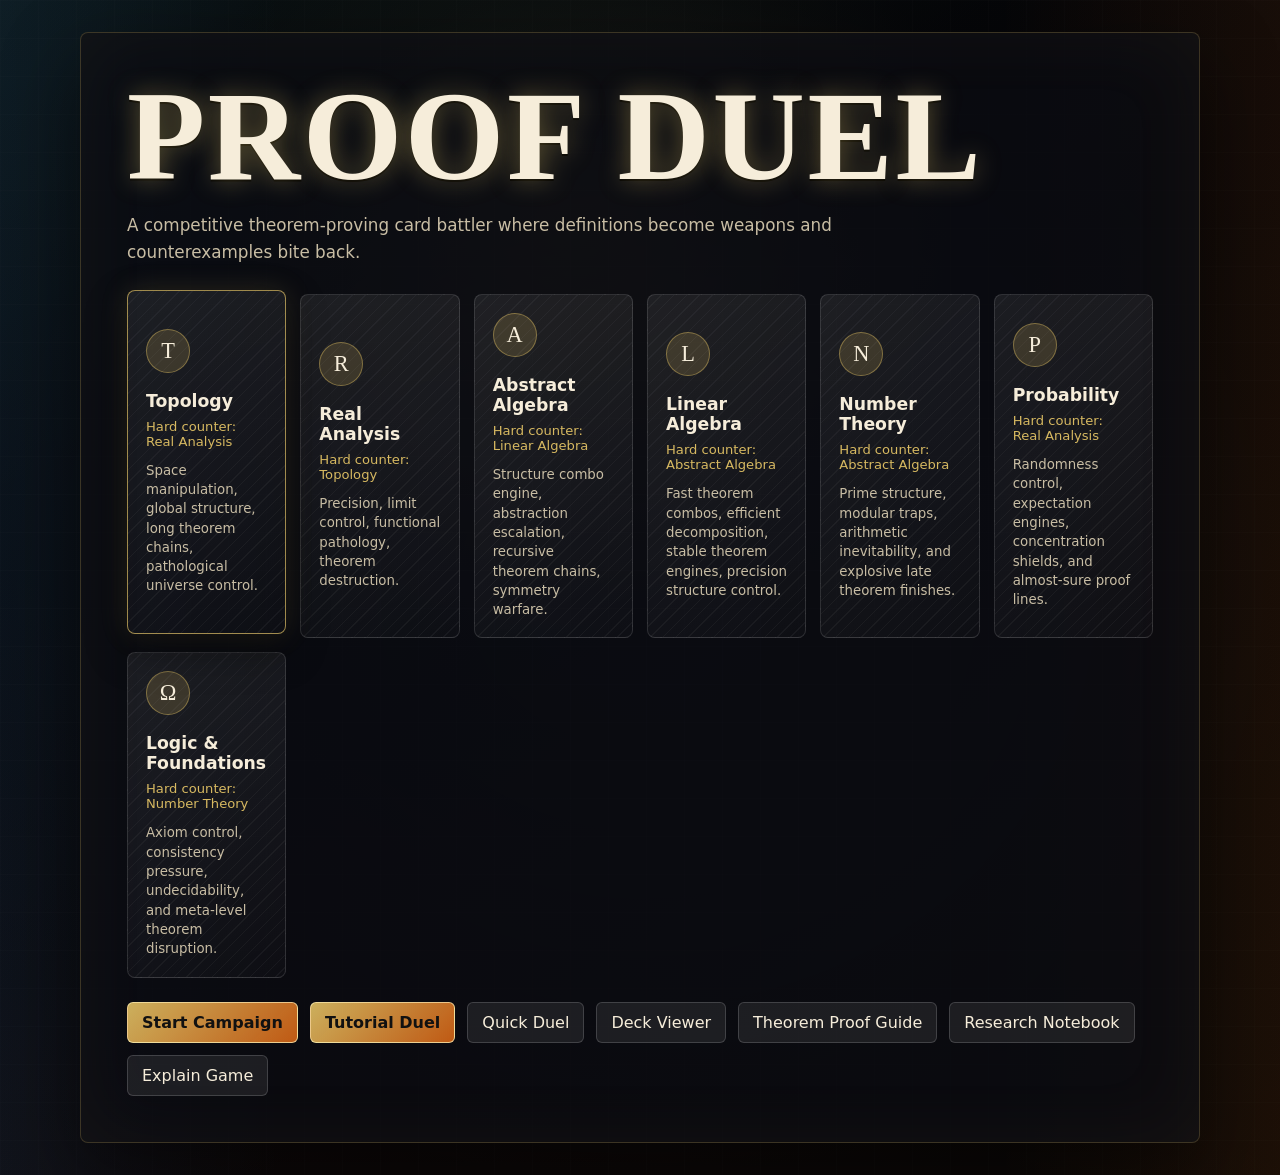
<file: proof-duel/index.html>
<!doctype html>
<html lang="en">
  <head>
    <meta charset="UTF-8" />
    <meta name="viewport" content="width=device-width, initial-scale=1.0" />
    <title>Proof Duel Standalone</title>
    <link rel="stylesheet" href="./src/styles.css" />
  </head>
  <body>
    <div id="root"></div>
    <script src="./vendor/react.production.min.js"></script>
    <script src="./vendor/react-dom.production.min.js"></script>
    <script src="./vendor/framer-motion.js"></script>
    <script type="module" src="./src/standalone.js"></script>
  </body>
</html>
</file>
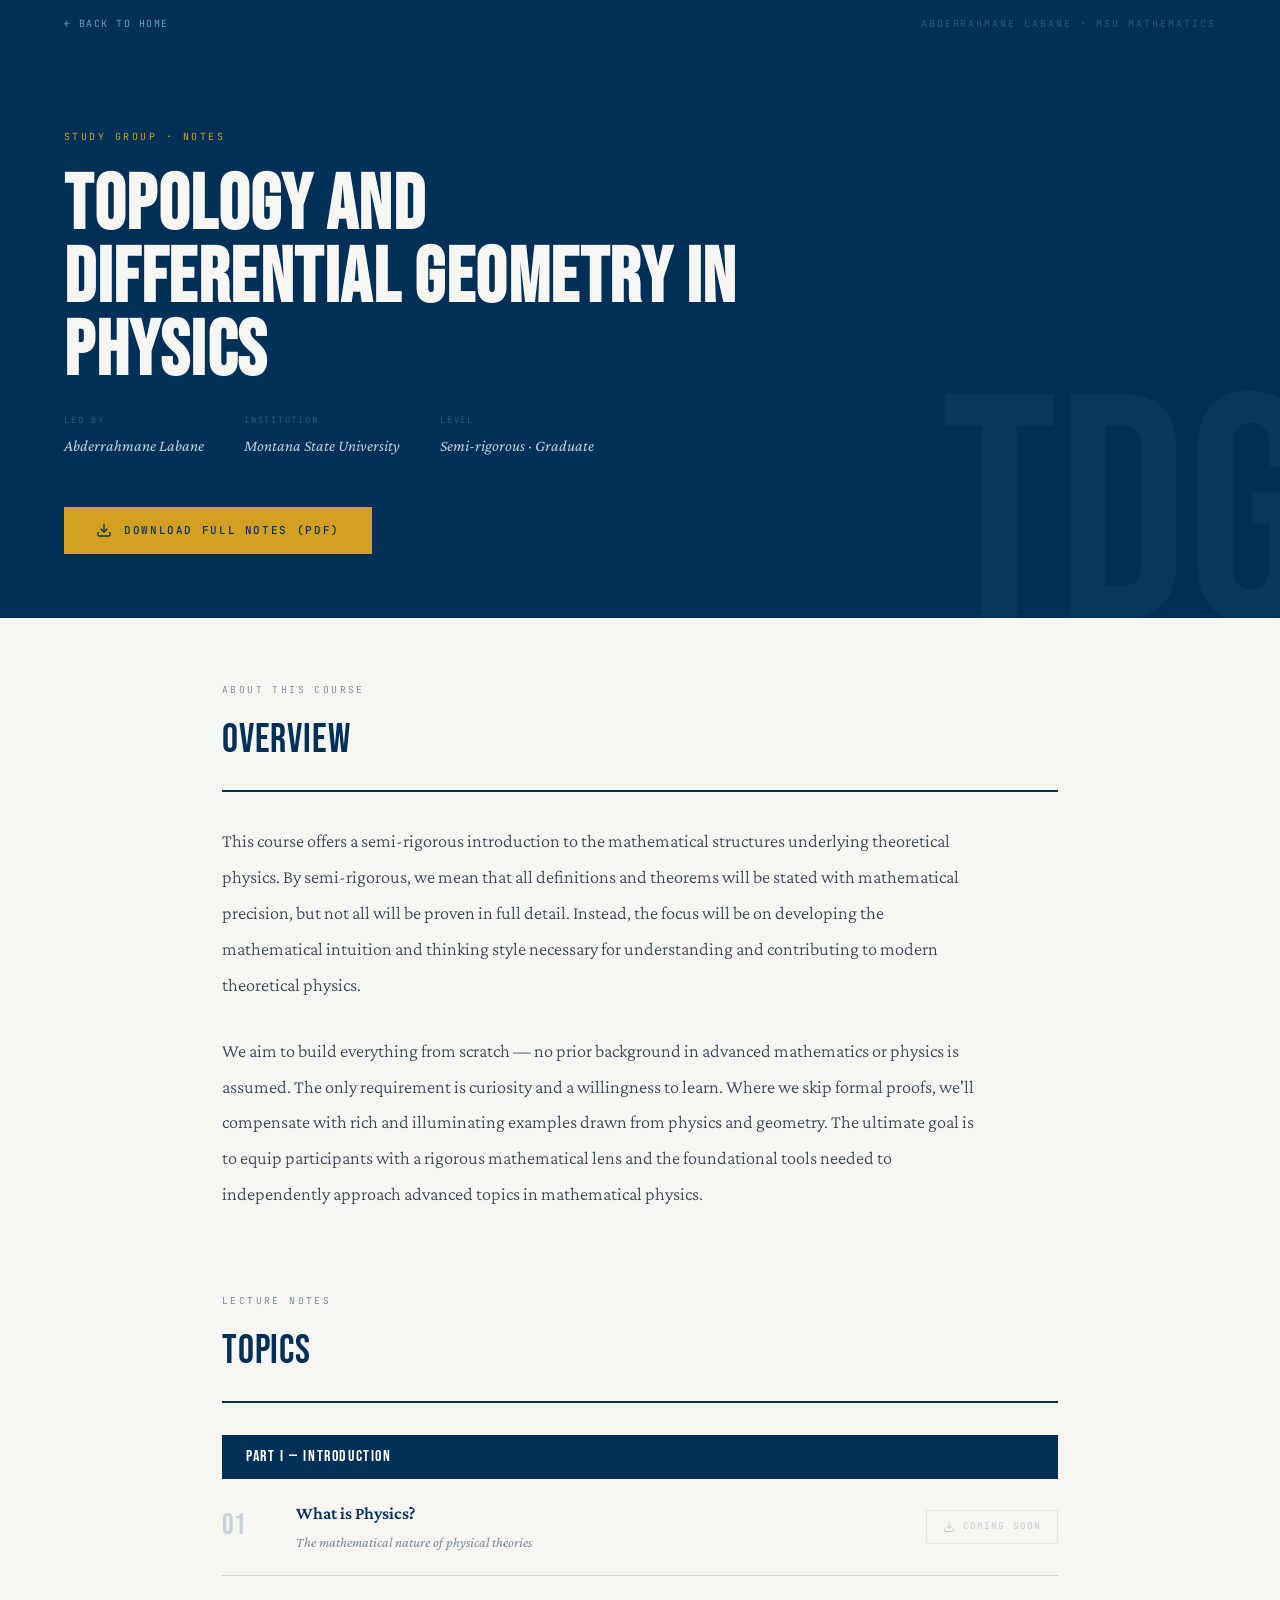
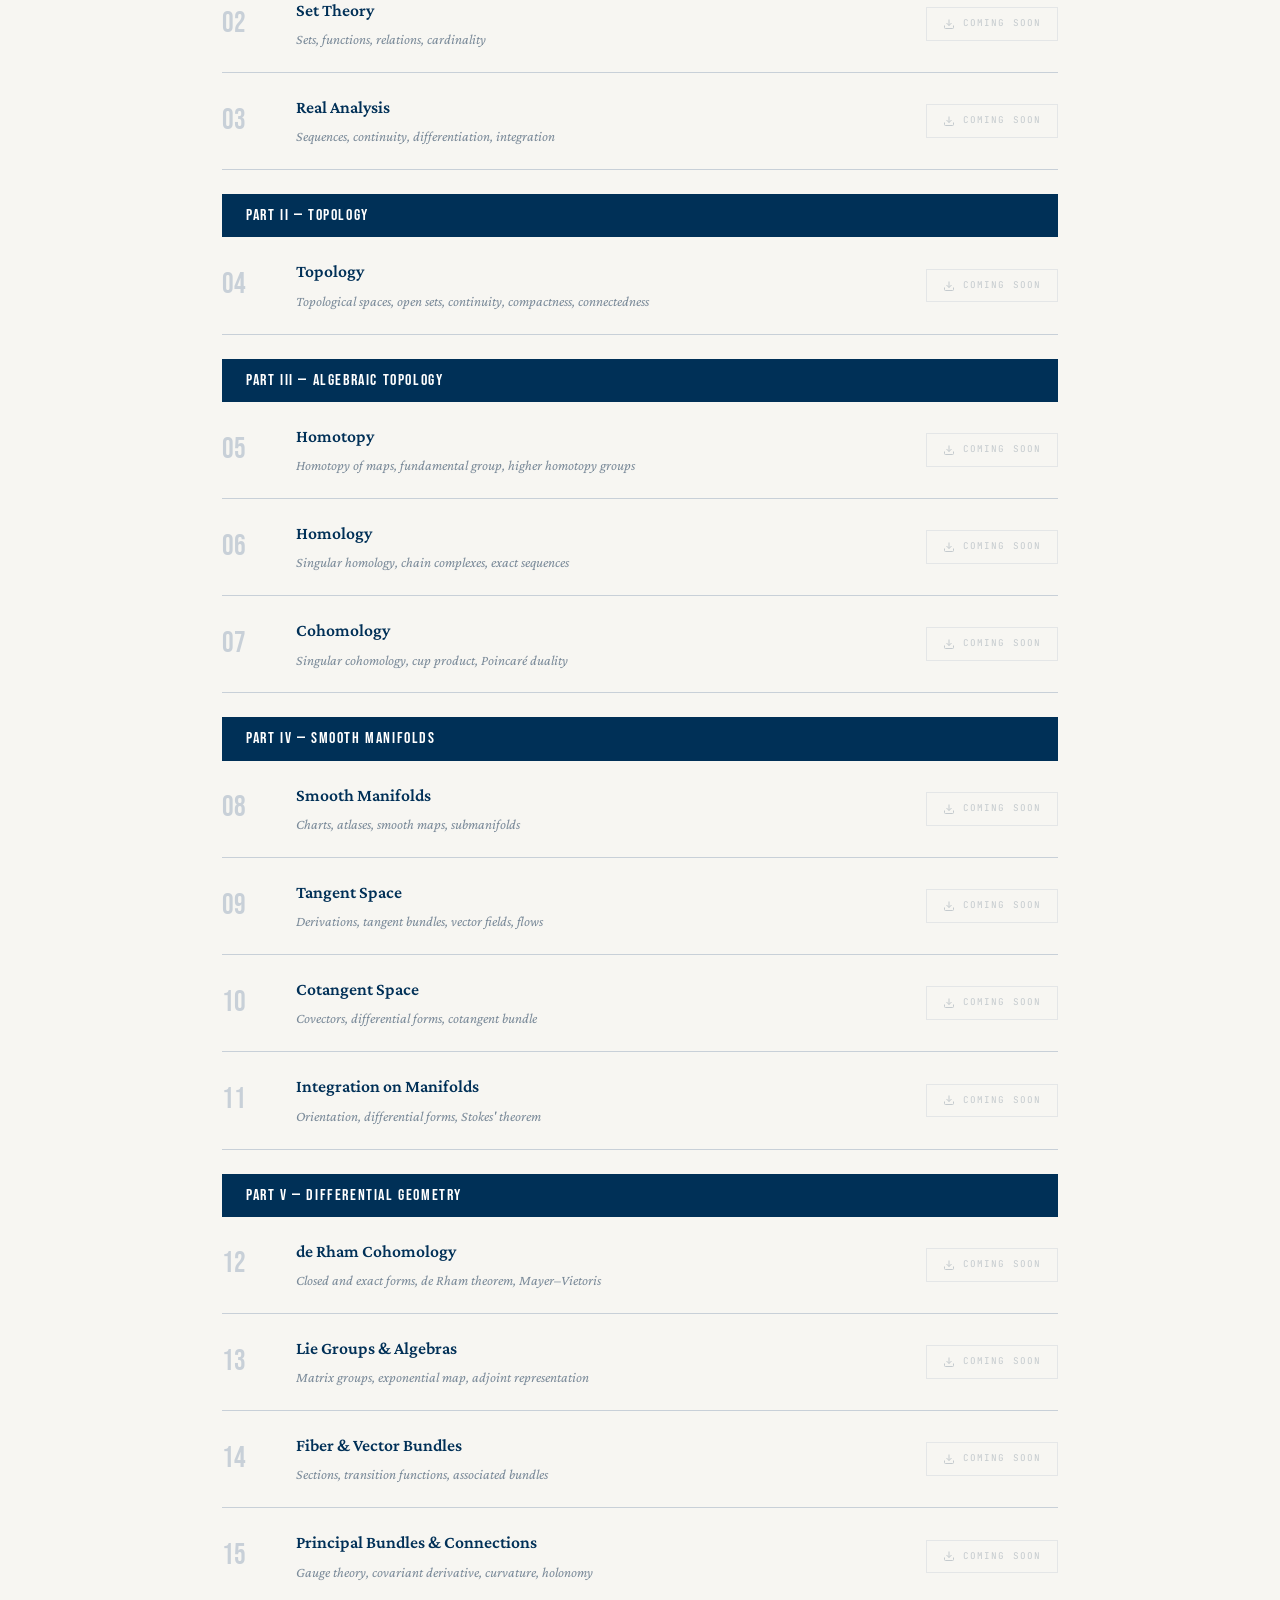
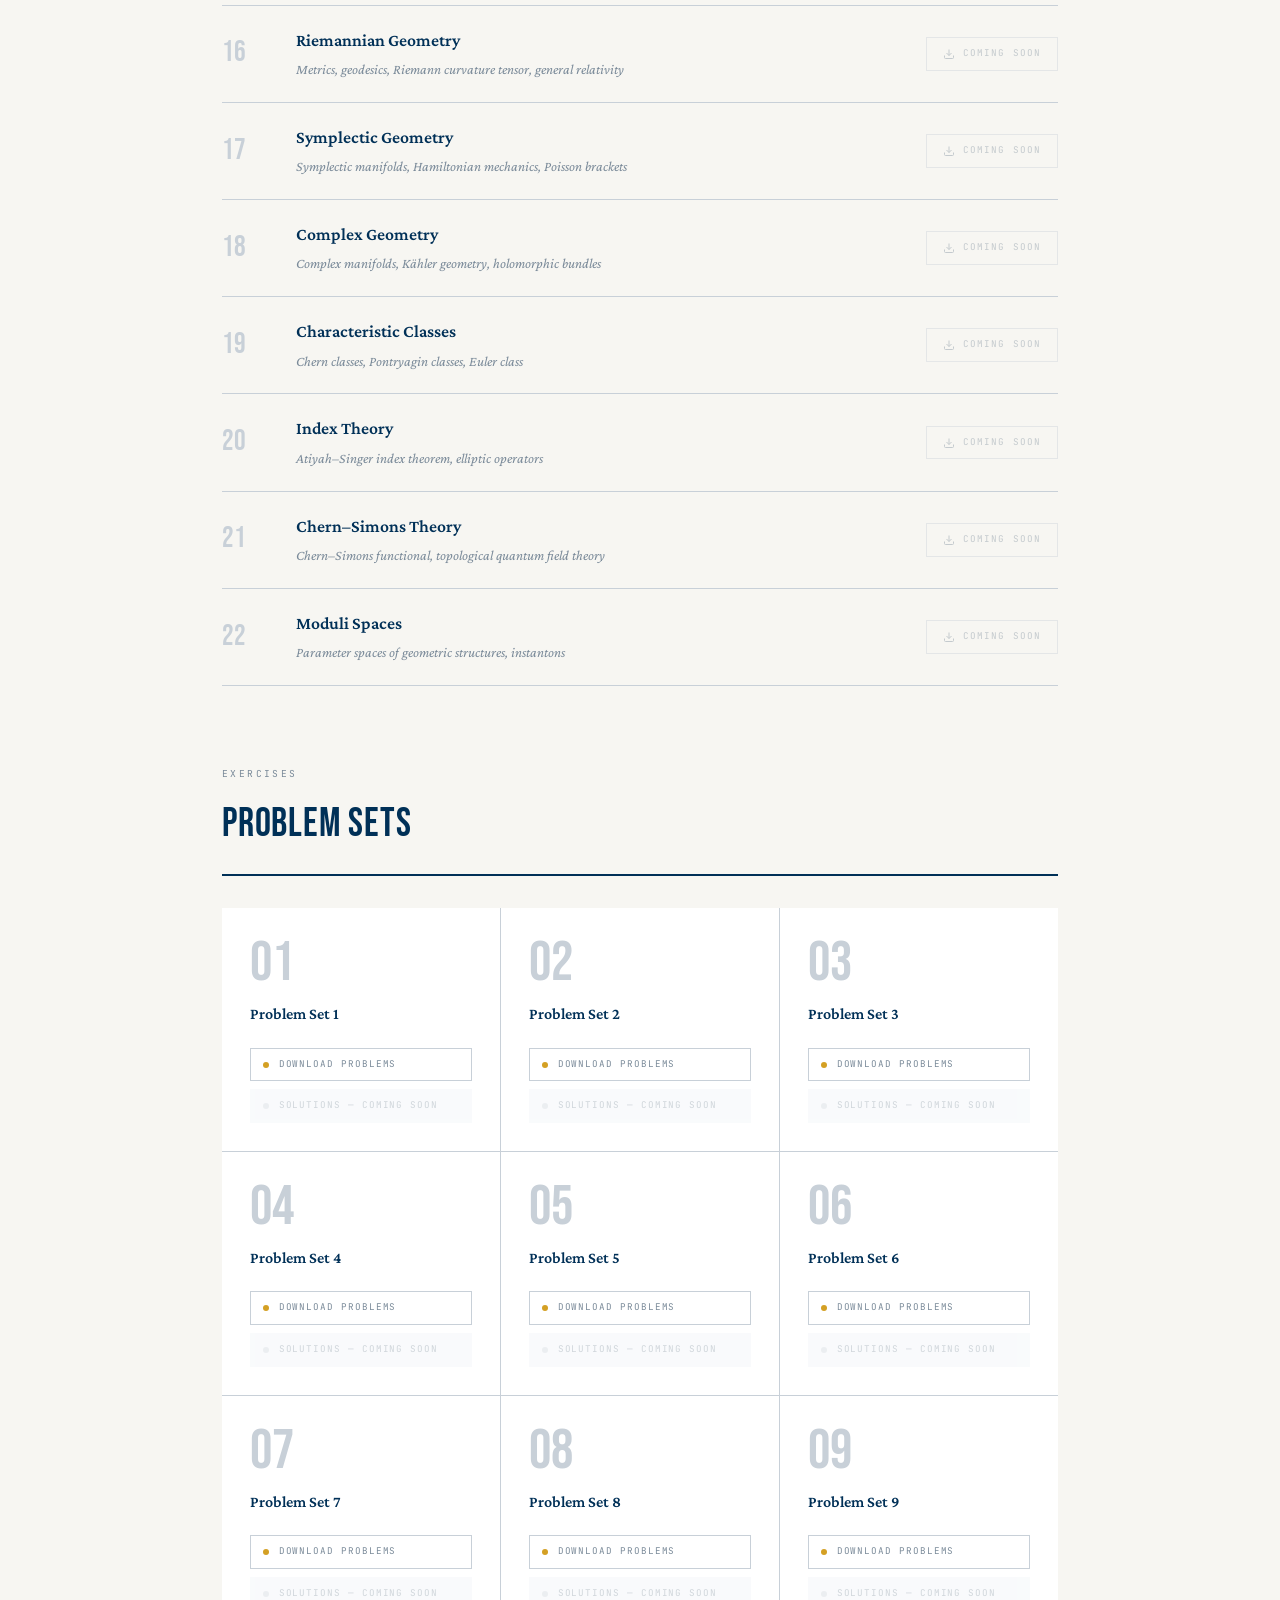
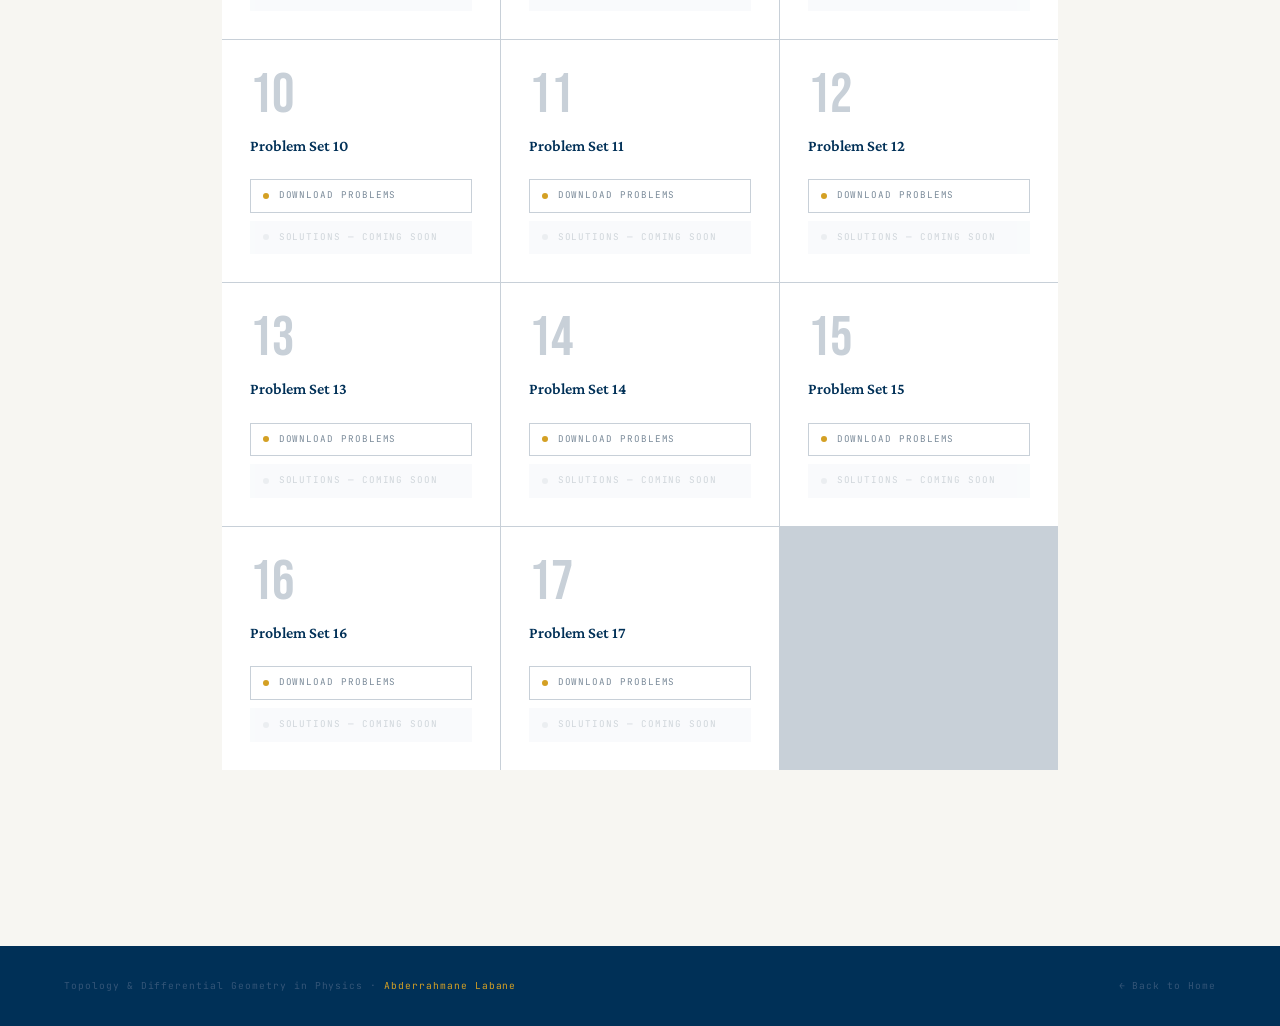
<file: topology-notes.html>
<!DOCTYPE html>
<html lang="en">
<head>
  <meta charset="UTF-8" />
  <meta name="viewport" content="width=device-width, initial-scale=1.0"/>
  <title>Topology & Differential Geometry in Physics — Abderrahmane Labane</title>
  <link rel="preconnect" href="https://fonts.googleapis.com">
  <link href="https://fonts.googleapis.com/css2?family=Bebas+Neue&family=Crimson+Pro:ital,wght@0,300;0,400;0,600;1,300;1,400&family=JetBrains+Mono:wght@300;400;500&display=swap" rel="stylesheet">
  <style>
    :root {
      --bg: #F7F6F2;
      --ink: #003057;
      --accent: #D4A024;
      --muted: #7A8A99;
      --border: #C8D0D8;
      --card: #FFFFFF;
      --mono: 'JetBrains Mono', monospace;
      --serif: 'Crimson Pro', Georgia, serif;
      --display: 'Bebas Neue', sans-serif;
    }

    *, *::before, *::after { box-sizing: border-box; margin: 0; padding: 0; }
    html { scroll-behavior: smooth; }

    body {
      background: var(--bg);
      color: var(--ink);
      font-family: var(--serif);
      font-size: 1.1rem;
      line-height: 1.7;
    }

    /* ── TOPBAR ── */
    .topbar {
      background: var(--ink);
      padding: 1rem 4rem;
      display: flex;
      align-items: center;
      justify-content: space-between;
      position: sticky;
      top: 0;
      z-index: 100;
    }

    .topbar-back {
      font-family: var(--mono);
      font-size: 0.62rem;
      letter-spacing: 0.15em;
      text-transform: uppercase;
      text-decoration: none;
      color: #7A9BBB;
      transition: color 0.2s;
    }
    .topbar-back:hover { color: var(--accent); }

    .topbar-title {
      font-family: var(--mono);
      font-size: 0.62rem;
      letter-spacing: 0.2em;
      text-transform: uppercase;
      color: #335577;
    }

    /* ── HERO ── */
    .hero {
      background: var(--ink);
      color: #F7F6F2;
      padding: 5rem 4rem 4rem;
      position: relative;
      overflow: hidden;
    }

    .hero::after {
      content: 'TDG';
      font-family: var(--display);
      font-size: 20rem;
      color: rgba(255,255,255,0.03);
      position: absolute;
      right: -2rem;
      bottom: -4rem;
      line-height: 1;
      pointer-events: none;
    }

    .hero-label {
      font-family: var(--mono);
      font-size: 0.62rem;
      letter-spacing: 0.25em;
      text-transform: uppercase;
      color: var(--accent);
      margin-bottom: 1.5rem;
    }

    .hero h1 {
      font-family: var(--display);
      font-size: clamp(2.5rem, 6vw, 5rem);
      line-height: 0.95;
      letter-spacing: 0.02em;
      margin-bottom: 1.5rem;
      max-width: 700px;
    }

    .hero-meta {
      display: flex;
      gap: 2.5rem;
      margin-bottom: 2.5rem;
      flex-wrap: wrap;
    }

    .hero-meta-item {
      display: flex;
      flex-direction: column;
      gap: 0.25rem;
    }

    .hero-meta-label {
      font-family: var(--mono);
      font-size: 0.55rem;
      letter-spacing: 0.2em;
      text-transform: uppercase;
      color: #335577;
    }

    .hero-meta-value {
      font-size: 1rem;
      color: #BDD0E0;
      font-style: italic;
    }

    .full-notes-btn {
      display: inline-flex;
      align-items: center;
      gap: 0.75rem;
      font-family: var(--mono);
      font-size: 0.68rem;
      letter-spacing: 0.15em;
      text-transform: uppercase;
      text-decoration: none;
      padding: 0.9rem 2rem;
      background: var(--accent);
      color: var(--ink);
      font-weight: 500;
      margin-top: 0.5rem;
      transition: all 0.2s;
    }
    .full-notes-btn:hover {
      background: #F0B830;
    }

    /* ── MAIN CONTENT ── */
    .page-content {
      max-width: 900px;
      margin: 0 auto;
      padding: 4rem 2rem 6rem;
    }

    /* ── SECTION HEADERS ── */
    .sec-label {
      font-family: var(--mono);
      font-size: 0.6rem;
      letter-spacing: 0.25em;
      text-transform: uppercase;
      color: var(--muted);
      margin-bottom: 0.5rem;
    }

    .sec-title {
      font-family: var(--display);
      font-size: 2.5rem;
      letter-spacing: 0.02em;
      color: var(--ink);
      margin-bottom: 2rem;
      padding-bottom: 1rem;
      border-bottom: 2px solid var(--ink);
    }

    /* ── DESCRIPTION ── */
    .description-block {
      margin-bottom: 5rem;
    }

    .description-block p {
      font-size: 1.15rem;
      font-weight: 300;
      line-height: 1.95;
      color: #334455;
      max-width: 760px;
    }

    /* ── TOPICS ── */
    .topics-section { margin-bottom: 5rem; }

    .topic-list { list-style: none; }

    .topic-item {
      display: grid;
      grid-template-columns: 50px 1fr auto;
      align-items: center;
      gap: 1.5rem;
      padding: 1.25rem 0;
      border-bottom: 1px solid var(--border);
      transition: background 0.15s;
    }

    .topic-item:first-child { border-top: 1px solid var(--border); }

    .part-label {
      font-family: var(--display);
      font-size: 1rem;
      letter-spacing: 0.1em;
      color: var(--card);
      background: var(--ink);
      padding: 0.5rem 1.5rem;
      margin-top: 1.5rem;
      display: block;
    }

    .topic-num {
      font-family: var(--display);
      font-size: 1.8rem;
      color: var(--border);
      line-height: 1;
    }

    .topic-name {
      font-size: 1.1rem;
      font-weight: 600;
      color: var(--ink);
    }

    .topic-sub {
      font-size: 0.88rem;
      color: var(--muted);
      font-style: italic;
      margin-top: 0.15rem;
    }

    .download-btn {
      display: inline-flex;
      align-items: center;
      gap: 0.5rem;
      font-family: var(--mono);
      font-size: 0.58rem;
      letter-spacing: 0.12em;
      text-transform: uppercase;
      text-decoration: none;
      padding: 0.5rem 1rem;
      border: 1px solid var(--border);
      color: var(--muted);
      white-space: nowrap;
      transition: all 0.2s;
      cursor: pointer;
    }

    .download-btn:hover {
      border-color: var(--accent);
      color: var(--accent);
    }

    .download-btn.coming-soon {
      opacity: 0.4;
      cursor: default;
      pointer-events: none;
    }

    /* ── PROBLEM SETS ── */
    .psets-section { margin-bottom: 5rem; }

    .pset-grid {
      display: grid;
      grid-template-columns: repeat(auto-fill, minmax(260px, 1fr));
      gap: 1px;
      background: var(--border);
    }

    .pset-card {
      background: var(--card);
      padding: 1.75rem;
      position: relative;
    }

    .pset-number {
      font-family: var(--display);
      font-size: 3.5rem;
      color: var(--border);
      line-height: 1;
      margin-bottom: 0.5rem;
    }

    .pset-title {
      font-size: 1rem;
      font-weight: 600;
      color: var(--ink);
      margin-bottom: 1.25rem;
    }

    .pset-actions {
      display: flex;
      flex-direction: column;
      gap: 0.5rem;
    }

    .pset-btn {
      display: flex;
      align-items: center;
      gap: 0.6rem;
      font-family: var(--mono);
      font-size: 0.58rem;
      letter-spacing: 0.1em;
      text-transform: uppercase;
      text-decoration: none;
      padding: 0.5rem 0.75rem;
      border: 1px solid var(--border);
      color: var(--muted);
      transition: all 0.2s;
    }

    .pset-btn:hover {
      border-color: var(--accent);
      color: var(--accent);
    }

    .pset-btn.solution {
      border-color: transparent;
      background: #EEF2F7;
      color: var(--muted);
    }

    .pset-btn.solution:hover {
      background: var(--ink);
      color: var(--accent);
      border-color: var(--ink);
    }

    .pset-btn.coming {
      opacity: 0.35;
      pointer-events: none;
    }

    .pset-dot {
      width: 6px; height: 6px;
      border-radius: 50%;
      background: var(--border);
      flex-shrink: 0;
    }

    .pset-dot.posted { background: var(--accent); }
    .pset-dot.solved { background: #4CAF50; }

    /* ── FOOTER ── */
    footer {
      background: var(--ink);
      color: #335577;
      padding: 2rem 4rem;
      display: flex;
      justify-content: space-between;
      align-items: center;
      font-family: var(--mono);
      font-size: 0.6rem;
      letter-spacing: 0.1em;
    }

    footer a { color: #335577; text-decoration: none; }
    footer a:hover { color: var(--accent); }

    @media (max-width: 700px) {
      .topbar { padding: 1rem 1.5rem; }
      .hero { padding: 3rem 1.5rem; }
      .page-content { padding: 3rem 1.5rem; }
      .topic-item { grid-template-columns: 40px 1fr; }
      .download-btn { display: none; }
      footer { flex-direction: column; gap: 1rem; text-align: center; }
    }
  </style>
</head>
<body>

  <!-- TOPBAR -->
  <div class="topbar">
    <a href="index.html" class="topbar-back">← Back to Home</a>
    <span class="topbar-title">Abderrahmane Labane · MSU Mathematics</span>
  </div>

  <!-- HERO -->
  <div class="hero">
    <div class="hero-label">Study Group · Notes</div>
    <h1>Topology and Differential Geometry in Physics</h1>
    <div class="hero-meta">
      <div class="hero-meta-item">
        <span class="hero-meta-label">Led by</span>
        <span class="hero-meta-value">Abderrahmane Labane</span>
      </div>
      <div class="hero-meta-item">
        <span class="hero-meta-label">Institution</span>
        <span class="hero-meta-value">Montana State University</span>
      </div>
      <div class="hero-meta-item">
        <span class="hero-meta-label">Level</span>
        <span class="hero-meta-value">Semi-rigorous · Graduate</span>
      </div>
    </div>
    <a href="Topology%20and%20Differential%20Geometry%20in%20Physics.pdf" target="_blank" class="full-notes-btn">
      <svg width="16" height="16" viewBox="0 0 24 24" fill="none" stroke="currentColor" stroke-width="2"><path d="M21 15v4a2 2 0 0 1-2 2H5a2 2 0 0 1-2-2v-4"/><polyline points="7 10 12 15 17 10"/><line x1="12" y1="15" x2="12" y2="3"/></svg>
      Download Full Notes (PDF)
    </a>
  </div>

  <!-- CONTENT -->
  <div class="page-content">

    <!-- DESCRIPTION -->
    <div class="description-block">
      <div class="sec-label">About This Course</div>
      <div class="sec-title">Overview</div>
      <p>
        This course offers a semi-rigorous introduction to the mathematical structures underlying
        theoretical physics. By semi-rigorous, we mean that all definitions and theorems will be
        stated with mathematical precision, but not all will be proven in full detail. Instead,
        the focus will be on developing the mathematical intuition and thinking style necessary
        for understanding and contributing to modern theoretical physics.
      </p>
      <br>
      <p>
        We aim to build everything from scratch — no prior background in advanced mathematics
        or physics is assumed. The only requirement is curiosity and a willingness to learn.
        Where we skip formal proofs, we'll compensate with rich and illuminating examples drawn
        from physics and geometry. The ultimate goal is to equip participants with a rigorous
        mathematical lens and the foundational tools needed to independently approach advanced
        topics in mathematical physics.
      </p>
    </div>

    <!-- TOPICS & NOTES -->
    <div class="topics-section">
      <div class="sec-label">Lecture Notes</div>
      <div class="sec-title">Topics</div>
      <ul class="topic-list">

        <div class="part-label">Part I — Introduction</div>

        <li class="topic-item">
          <span class="topic-num">01</span>
          <div>
            <div class="topic-name">What is Physics?</div>
            <div class="topic-sub">The mathematical nature of physical theories</div>
          </div>
          <a href="#" class="download-btn coming-soon">
            <svg width="12" height="12" viewBox="0 0 24 24" fill="none" stroke="currentColor" stroke-width="2"><path d="M21 15v4a2 2 0 0 1-2 2H5a2 2 0 0 1-2-2v-4"/><polyline points="7 10 12 15 17 10"/><line x1="12" y1="15" x2="12" y2="3"/></svg>
            Coming Soon
          </a>
        </li>

        <li class="topic-item">
          <span class="topic-num">02</span>
          <div>
            <div class="topic-name">Set Theory</div>
            <div class="topic-sub">Sets, functions, relations, cardinality</div>
          </div>
          <a href="#" class="download-btn coming-soon">
            <svg width="12" height="12" viewBox="0 0 24 24" fill="none" stroke="currentColor" stroke-width="2"><path d="M21 15v4a2 2 0 0 1-2 2H5a2 2 0 0 1-2-2v-4"/><polyline points="7 10 12 15 17 10"/><line x1="12" y1="15" x2="12" y2="3"/></svg>
            Coming Soon
          </a>
        </li>

        <li class="topic-item">
          <span class="topic-num">03</span>
          <div>
            <div class="topic-name">Real Analysis</div>
            <div class="topic-sub">Sequences, continuity, differentiation, integration</div>
          </div>
          <a href="#" class="download-btn coming-soon">
            <svg width="12" height="12" viewBox="0 0 24 24" fill="none" stroke="currentColor" stroke-width="2"><path d="M21 15v4a2 2 0 0 1-2 2H5a2 2 0 0 1-2-2v-4"/><polyline points="7 10 12 15 17 10"/><line x1="12" y1="15" x2="12" y2="3"/></svg>
            Coming Soon
          </a>
        </li>

        <div class="part-label">Part II — Topology</div>

        <li class="topic-item">
          <span class="topic-num">04</span>
          <div>
            <div class="topic-name">Topology</div>
            <div class="topic-sub">Topological spaces, open sets, continuity, compactness, connectedness</div>
          </div>
          <a href="#" class="download-btn coming-soon">
            <svg width="12" height="12" viewBox="0 0 24 24" fill="none" stroke="currentColor" stroke-width="2"><path d="M21 15v4a2 2 0 0 1-2 2H5a2 2 0 0 1-2-2v-4"/><polyline points="7 10 12 15 17 10"/><line x1="12" y1="15" x2="12" y2="3"/></svg>
            Coming Soon
          </a>
        </li>

        <div class="part-label">Part III — Algebraic Topology</div>

        <li class="topic-item">
          <span class="topic-num">05</span>
          <div>
            <div class="topic-name">Homotopy</div>
            <div class="topic-sub">Homotopy of maps, fundamental group, higher homotopy groups</div>
          </div>
          <a href="#" class="download-btn coming-soon">
            <svg width="12" height="12" viewBox="0 0 24 24" fill="none" stroke="currentColor" stroke-width="2"><path d="M21 15v4a2 2 0 0 1-2 2H5a2 2 0 0 1-2-2v-4"/><polyline points="7 10 12 15 17 10"/><line x1="12" y1="15" x2="12" y2="3"/></svg>
            Coming Soon
          </a>
        </li>

        <li class="topic-item">
          <span class="topic-num">06</span>
          <div>
            <div class="topic-name">Homology</div>
            <div class="topic-sub">Singular homology, chain complexes, exact sequences</div>
          </div>
          <a href="#" class="download-btn coming-soon">
            <svg width="12" height="12" viewBox="0 0 24 24" fill="none" stroke="currentColor" stroke-width="2"><path d="M21 15v4a2 2 0 0 1-2 2H5a2 2 0 0 1-2-2v-4"/><polyline points="7 10 12 15 17 10"/><line x1="12" y1="15" x2="12" y2="3"/></svg>
            Coming Soon
          </a>
        </li>

        <li class="topic-item">
          <span class="topic-num">07</span>
          <div>
            <div class="topic-name">Cohomology</div>
            <div class="topic-sub">Singular cohomology, cup product, Poincaré duality</div>
          </div>
          <a href="#" class="download-btn coming-soon">
            <svg width="12" height="12" viewBox="0 0 24 24" fill="none" stroke="currentColor" stroke-width="2"><path d="M21 15v4a2 2 0 0 1-2 2H5a2 2 0 0 1-2-2v-4"/><polyline points="7 10 12 15 17 10"/><line x1="12" y1="15" x2="12" y2="3"/></svg>
            Coming Soon
          </a>
        </li>

        <div class="part-label">Part IV — Smooth Manifolds</div>

        <li class="topic-item">
          <span class="topic-num">08</span>
          <div>
            <div class="topic-name">Smooth Manifolds</div>
            <div class="topic-sub">Charts, atlases, smooth maps, submanifolds</div>
          </div>
          <a href="#" class="download-btn coming-soon">
            <svg width="12" height="12" viewBox="0 0 24 24" fill="none" stroke="currentColor" stroke-width="2"><path d="M21 15v4a2 2 0 0 1-2 2H5a2 2 0 0 1-2-2v-4"/><polyline points="7 10 12 15 17 10"/><line x1="12" y1="15" x2="12" y2="3"/></svg>
            Coming Soon
          </a>
        </li>

        <li class="topic-item">
          <span class="topic-num">09</span>
          <div>
            <div class="topic-name">Tangent Space</div>
            <div class="topic-sub">Derivations, tangent bundles, vector fields, flows</div>
          </div>
          <a href="#" class="download-btn coming-soon">
            <svg width="12" height="12" viewBox="0 0 24 24" fill="none" stroke="currentColor" stroke-width="2"><path d="M21 15v4a2 2 0 0 1-2 2H5a2 2 0 0 1-2-2v-4"/><polyline points="7 10 12 15 17 10"/><line x1="12" y1="15" x2="12" y2="3"/></svg>
            Coming Soon
          </a>
        </li>

        <li class="topic-item">
          <span class="topic-num">10</span>
          <div>
            <div class="topic-name">Cotangent Space</div>
            <div class="topic-sub">Covectors, differential forms, cotangent bundle</div>
          </div>
          <a href="#" class="download-btn coming-soon">
            <svg width="12" height="12" viewBox="0 0 24 24" fill="none" stroke="currentColor" stroke-width="2"><path d="M21 15v4a2 2 0 0 1-2 2H5a2 2 0 0 1-2-2v-4"/><polyline points="7 10 12 15 17 10"/><line x1="12" y1="15" x2="12" y2="3"/></svg>
            Coming Soon
          </a>
        </li>

        <li class="topic-item">
          <span class="topic-num">11</span>
          <div>
            <div class="topic-name">Integration on Manifolds</div>
            <div class="topic-sub">Orientation, differential forms, Stokes' theorem</div>
          </div>
          <a href="#" class="download-btn coming-soon">
            <svg width="12" height="12" viewBox="0 0 24 24" fill="none" stroke="currentColor" stroke-width="2"><path d="M21 15v4a2 2 0 0 1-2 2H5a2 2 0 0 1-2-2v-4"/><polyline points="7 10 12 15 17 10"/><line x1="12" y1="15" x2="12" y2="3"/></svg>
            Coming Soon
          </a>
        </li>

        <div class="part-label">Part V — Differential Geometry</div>

        <li class="topic-item">
          <span class="topic-num">12</span>
          <div>
            <div class="topic-name">de Rham Cohomology</div>
            <div class="topic-sub">Closed and exact forms, de Rham theorem, Mayer–Vietoris</div>
          </div>
          <a href="#" class="download-btn coming-soon">
            <svg width="12" height="12" viewBox="0 0 24 24" fill="none" stroke="currentColor" stroke-width="2"><path d="M21 15v4a2 2 0 0 1-2 2H5a2 2 0 0 1-2-2v-4"/><polyline points="7 10 12 15 17 10"/><line x1="12" y1="15" x2="12" y2="3"/></svg>
            Coming Soon
          </a>
        </li>

        <li class="topic-item">
          <span class="topic-num">13</span>
          <div>
            <div class="topic-name">Lie Groups & Algebras</div>
            <div class="topic-sub">Matrix groups, exponential map, adjoint representation</div>
          </div>
          <a href="#" class="download-btn coming-soon">
            <svg width="12" height="12" viewBox="0 0 24 24" fill="none" stroke="currentColor" stroke-width="2"><path d="M21 15v4a2 2 0 0 1-2 2H5a2 2 0 0 1-2-2v-4"/><polyline points="7 10 12 15 17 10"/><line x1="12" y1="15" x2="12" y2="3"/></svg>
            Coming Soon
          </a>
        </li>

        <li class="topic-item">
          <span class="topic-num">14</span>
          <div>
            <div class="topic-name">Fiber & Vector Bundles</div>
            <div class="topic-sub">Sections, transition functions, associated bundles</div>
          </div>
          <a href="#" class="download-btn coming-soon">
            <svg width="12" height="12" viewBox="0 0 24 24" fill="none" stroke="currentColor" stroke-width="2"><path d="M21 15v4a2 2 0 0 1-2 2H5a2 2 0 0 1-2-2v-4"/><polyline points="7 10 12 15 17 10"/><line x1="12" y1="15" x2="12" y2="3"/></svg>
            Coming Soon
          </a>
        </li>

        <li class="topic-item">
          <span class="topic-num">15</span>
          <div>
            <div class="topic-name">Principal Bundles & Connections</div>
            <div class="topic-sub">Gauge theory, covariant derivative, curvature, holonomy</div>
          </div>
          <a href="#" class="download-btn coming-soon">
            <svg width="12" height="12" viewBox="0 0 24 24" fill="none" stroke="currentColor" stroke-width="2"><path d="M21 15v4a2 2 0 0 1-2 2H5a2 2 0 0 1-2-2v-4"/><polyline points="7 10 12 15 17 10"/><line x1="12" y1="15" x2="12" y2="3"/></svg>
            Coming Soon
          </a>
        </li>

        <li class="topic-item">
          <span class="topic-num">16</span>
          <div>
            <div class="topic-name">Riemannian Geometry</div>
            <div class="topic-sub">Metrics, geodesics, Riemann curvature tensor, general relativity</div>
          </div>
          <a href="#" class="download-btn coming-soon">
            <svg width="12" height="12" viewBox="0 0 24 24" fill="none" stroke="currentColor" stroke-width="2"><path d="M21 15v4a2 2 0 0 1-2 2H5a2 2 0 0 1-2-2v-4"/><polyline points="7 10 12 15 17 10"/><line x1="12" y1="15" x2="12" y2="3"/></svg>
            Coming Soon
          </a>
        </li>

        <li class="topic-item">
          <span class="topic-num">17</span>
          <div>
            <div class="topic-name">Symplectic Geometry</div>
            <div class="topic-sub">Symplectic manifolds, Hamiltonian mechanics, Poisson brackets</div>
          </div>
          <a href="#" class="download-btn coming-soon">
            <svg width="12" height="12" viewBox="0 0 24 24" fill="none" stroke="currentColor" stroke-width="2"><path d="M21 15v4a2 2 0 0 1-2 2H5a2 2 0 0 1-2-2v-4"/><polyline points="7 10 12 15 17 10"/><line x1="12" y1="15" x2="12" y2="3"/></svg>
            Coming Soon
          </a>
        </li>

        <li class="topic-item">
          <span class="topic-num">18</span>
          <div>
            <div class="topic-name">Complex Geometry</div>
            <div class="topic-sub">Complex manifolds, Kähler geometry, holomorphic bundles</div>
          </div>
          <a href="#" class="download-btn coming-soon">
            <svg width="12" height="12" viewBox="0 0 24 24" fill="none" stroke="currentColor" stroke-width="2"><path d="M21 15v4a2 2 0 0 1-2 2H5a2 2 0 0 1-2-2v-4"/><polyline points="7 10 12 15 17 10"/><line x1="12" y1="15" x2="12" y2="3"/></svg>
            Coming Soon
          </a>
        </li>

        <li class="topic-item">
          <span class="topic-num">19</span>
          <div>
            <div class="topic-name">Characteristic Classes</div>
            <div class="topic-sub">Chern classes, Pontryagin classes, Euler class</div>
          </div>
          <a href="#" class="download-btn coming-soon">
            <svg width="12" height="12" viewBox="0 0 24 24" fill="none" stroke="currentColor" stroke-width="2"><path d="M21 15v4a2 2 0 0 1-2 2H5a2 2 0 0 1-2-2v-4"/><polyline points="7 10 12 15 17 10"/><line x1="12" y1="15" x2="12" y2="3"/></svg>
            Coming Soon
          </a>
        </li>

        <li class="topic-item">
          <span class="topic-num">20</span>
          <div>
            <div class="topic-name">Index Theory</div>
            <div class="topic-sub">Atiyah–Singer index theorem, elliptic operators</div>
          </div>
          <a href="#" class="download-btn coming-soon">
            <svg width="12" height="12" viewBox="0 0 24 24" fill="none" stroke="currentColor" stroke-width="2"><path d="M21 15v4a2 2 0 0 1-2 2H5a2 2 0 0 1-2-2v-4"/><polyline points="7 10 12 15 17 10"/><line x1="12" y1="15" x2="12" y2="3"/></svg>
            Coming Soon
          </a>
        </li>

        <li class="topic-item">
          <span class="topic-num">21</span>
          <div>
            <div class="topic-name">Chern–Simons Theory</div>
            <div class="topic-sub">Chern–Simons functional, topological quantum field theory</div>
          </div>
          <a href="#" class="download-btn coming-soon">
            <svg width="12" height="12" viewBox="0 0 24 24" fill="none" stroke="currentColor" stroke-width="2"><path d="M21 15v4a2 2 0 0 1-2 2H5a2 2 0 0 1-2-2v-4"/><polyline points="7 10 12 15 17 10"/><line x1="12" y1="15" x2="12" y2="3"/></svg>
            Coming Soon
          </a>
        </li>

        <li class="topic-item">
          <span class="topic-num">22</span>
          <div>
            <div class="topic-name">Moduli Spaces</div>
            <div class="topic-sub">Parameter spaces of geometric structures, instantons</div>
          </div>
          <a href="#" class="download-btn coming-soon">
            <svg width="12" height="12" viewBox="0 0 24 24" fill="none" stroke="currentColor" stroke-width="2"><path d="M21 15v4a2 2 0 0 1-2 2H5a2 2 0 0 1-2-2v-4"/><polyline points="7 10 12 15 17 10"/><line x1="12" y1="15" x2="12" y2="3"/></svg>
            Coming Soon
          </a>
        </li>

      </ul>
    </div>

    <!-- PROBLEM SETS -->
    <div class="psets-section">
      <div class="sec-label">Exercises</div>
      <div class="sec-title">Problem Sets</div>
      <div class="pset-grid">

        <div class="pset-card">
          <div class="pset-number">01</div>
          <div class="pset-title">Problem Set 1</div>
          <div class="pset-actions">
            <a href="Exercise%20set%201.pdf" class="pset-btn" target="_blank"><span class="pset-dot posted"></span> Download Problems</a>
            <a href="#" class="pset-btn solution coming"><span class="pset-dot"></span> Solutions — Coming Soon</a>
          </div>
        </div>

        <div class="pset-card">
          <div class="pset-number">02</div>
          <div class="pset-title">Problem Set 2</div>
          <div class="pset-actions">
            <a href="Exercise%20set%202.pdf" class="pset-btn" target="_blank"><span class="pset-dot posted"></span> Download Problems</a>
            <a href="#" class="pset-btn solution coming"><span class="pset-dot"></span> Solutions — Coming Soon</a>
          </div>
        </div>

        <div class="pset-card">
          <div class="pset-number">03</div>
          <div class="pset-title">Problem Set 3</div>
          <div class="pset-actions">
            <a href="Exercise%20set%203%20(2).pdf" class="pset-btn" target="_blank"><span class="pset-dot posted"></span> Download Problems</a>
            <a href="#" class="pset-btn solution coming"><span class="pset-dot"></span> Solutions — Coming Soon</a>
          </div>
        </div>

        <div class="pset-card">
          <div class="pset-number">04</div>
          <div class="pset-title">Problem Set 4</div>
          <div class="pset-actions">
            <a href="Exercise%20set%204.pdf" class="pset-btn" target="_blank"><span class="pset-dot posted"></span> Download Problems</a>
            <a href="#" class="pset-btn solution coming"><span class="pset-dot"></span> Solutions — Coming Soon</a>
          </div>
        </div>

        <div class="pset-card">
          <div class="pset-number">05</div>
          <div class="pset-title">Problem Set 5</div>
          <div class="pset-actions">
            <a href="Exercise%20set%205.pdf" class="pset-btn" target="_blank"><span class="pset-dot posted"></span> Download Problems</a>
            <a href="#" class="pset-btn solution coming"><span class="pset-dot"></span> Solutions — Coming Soon</a>
          </div>
        </div>

        <div class="pset-card">
          <div class="pset-number">06</div>
          <div class="pset-title">Problem Set 6</div>
          <div class="pset-actions">
            <a href="Exercise%20set%206.pdf" class="pset-btn" target="_blank"><span class="pset-dot posted"></span> Download Problems</a>
            <a href="#" class="pset-btn solution coming"><span class="pset-dot"></span> Solutions — Coming Soon</a>
          </div>
        </div>

        <div class="pset-card">
          <div class="pset-number">07</div>
          <div class="pset-title">Problem Set 7</div>
          <div class="pset-actions">
            <a href="Exercise%20set%207.pdf" class="pset-btn" target="_blank"><span class="pset-dot posted"></span> Download Problems</a>
            <a href="#" class="pset-btn solution coming"><span class="pset-dot"></span> Solutions — Coming Soon</a>
          </div>
        </div>

        <div class="pset-card">
          <div class="pset-number">08</div>
          <div class="pset-title">Problem Set 8</div>
          <div class="pset-actions">
            <a href="Exercise%20set%208.pdf" class="pset-btn" target="_blank"><span class="pset-dot posted"></span> Download Problems</a>
            <a href="#" class="pset-btn solution coming"><span class="pset-dot"></span> Solutions — Coming Soon</a>
          </div>
        </div>

        <div class="pset-card">
          <div class="pset-number">09</div>
          <div class="pset-title">Problem Set 9</div>
          <div class="pset-actions">
            <a href="Exercise%20set%209.pdf" class="pset-btn" target="_blank"><span class="pset-dot posted"></span> Download Problems</a>
            <a href="#" class="pset-btn solution coming"><span class="pset-dot"></span> Solutions — Coming Soon</a>
          </div>
        </div>

        <div class="pset-card">
          <div class="pset-number">10</div>
          <div class="pset-title">Problem Set 10</div>
          <div class="pset-actions">
            <a href="Exercise%20set%2010.pdf" class="pset-btn" target="_blank"><span class="pset-dot posted"></span> Download Problems</a>
            <a href="#" class="pset-btn solution coming"><span class="pset-dot"></span> Solutions — Coming Soon</a>
          </div>
        </div>

        <div class="pset-card">
          <div class="pset-number">11</div>
          <div class="pset-title">Problem Set 11</div>
          <div class="pset-actions">
            <a href="Exercise%20set%2011.pdf" class="pset-btn" target="_blank"><span class="pset-dot posted"></span> Download Problems</a>
            <a href="#" class="pset-btn solution coming"><span class="pset-dot"></span> Solutions — Coming Soon</a>
          </div>
        </div>

        <div class="pset-card">
          <div class="pset-number">12</div>
          <div class="pset-title">Problem Set 12</div>
          <div class="pset-actions">
            <a href="Exercise%20set%2012.pdf" class="pset-btn" target="_blank"><span class="pset-dot posted"></span> Download Problems</a>
            <a href="#" class="pset-btn solution coming"><span class="pset-dot"></span> Solutions — Coming Soon</a>
          </div>
        </div>

        <div class="pset-card">
          <div class="pset-number">13</div>
          <div class="pset-title">Problem Set 13</div>
          <div class="pset-actions">
            <a href="Exercise%20set%2013.pdf" class="pset-btn" target="_blank"><span class="pset-dot posted"></span> Download Problems</a>
            <a href="#" class="pset-btn solution coming"><span class="pset-dot"></span> Solutions — Coming Soon</a>
          </div>
        </div>

        <div class="pset-card">
          <div class="pset-number">14</div>
          <div class="pset-title">Problem Set 14</div>
          <div class="pset-actions">
            <a href="Exercise%20set%2014.pdf" class="pset-btn" target="_blank"><span class="pset-dot posted"></span> Download Problems</a>
            <a href="#" class="pset-btn solution coming"><span class="pset-dot"></span> Solutions — Coming Soon</a>
          </div>
        </div>

        <div class="pset-card">
          <div class="pset-number">15</div>
          <div class="pset-title">Problem Set 15</div>
          <div class="pset-actions">
            <a href="Exercise%20set%2015.pdf" class="pset-btn" target="_blank"><span class="pset-dot posted"></span> Download Problems</a>
            <a href="#" class="pset-btn solution coming"><span class="pset-dot"></span> Solutions — Coming Soon</a>
          </div>
        </div>

        <div class="pset-card">
          <div class="pset-number">16</div>
          <div class="pset-title">Problem Set 16</div>
          <div class="pset-actions">
            <a href="Exercise%20set%2016.pdf" class="pset-btn" target="_blank"><span class="pset-dot posted"></span> Download Problems</a>
            <a href="#" class="pset-btn solution coming"><span class="pset-dot"></span> Solutions — Coming Soon</a>
          </div>
        </div>

        <div class="pset-card">
          <div class="pset-number">17</div>
          <div class="pset-title">Problem Set 17</div>
          <div class="pset-actions">
            <a href="Exercise%20set%2017.pdf" class="pset-btn" target="_blank"><span class="pset-dot posted"></span> Download Problems</a>
            <a href="#" class="pset-btn solution coming"><span class="pset-dot"></span> Solutions — Coming Soon</a>
          </div>
        </div>

      </div>
    </div>

  </div><!-- end page-content -->

  <footer>
    <span>Topology & Differential Geometry in Physics · <span style="color:var(--accent)">Abderrahmane Labane</span></span>
    <a href="index.html">← Back to Home</a>
  </footer>

</body>
</html>
</file>
<file: proof-duel/src/styles.css>
@tailwind base;
@tailwind components;
@tailwind utilities;

:root {
  color-scheme: dark;
  --ink: #f6edda;
  --muted: #c8bda4;
  --coal: #111218;
  --panel: rgba(19, 20, 29, 0.78);
  --panel-strong: rgba(12, 13, 19, 0.92);
  --gold: #d7b961;
  --blue: #44a8ff;
  --green: #37d994;
  --red: #ef4444;
  --violet: #a78bfa;
  --teal: #2dd4bf;
  --silver: #d1d5db;
  --orange: #f97316;
  font-family: Inter, ui-sans-serif, system-ui, -apple-system, BlinkMacSystemFont, "Segoe UI", sans-serif;
}

* {
  box-sizing: border-box;
}

html,
body,
#root {
  min-height: 100%;
  margin: 0;
}

body {
  background:
    radial-gradient(circle at 45% 20%, rgba(215, 185, 97, 0.16), transparent 34%),
    linear-gradient(145deg, #14151b 0%, #090a0f 48%, #17120d 100%);
  color: var(--ink);
  overflow-x: hidden;
}

button {
  font: inherit;
}

.start-screen,
.rps-screen,
.campaign-screen,
.duel-board {
  min-height: 100vh;
  position: relative;
}

.start-screen,
.rps-screen,
.campaign-screen {
  overflow: auto;
}

.start-screen,
.rps-screen,
.campaign-screen {
  display: grid;
  place-items: center;
  padding: 32px;
  background:
    linear-gradient(rgba(255, 255, 255, 0.025) 1px, transparent 1px),
    linear-gradient(90deg, rgba(255, 255, 255, 0.025) 1px, transparent 1px),
    linear-gradient(155deg, rgba(45, 212, 191, 0.1), transparent 28%),
    linear-gradient(25deg, rgba(239, 68, 68, 0.08), transparent 35%);
  background-size: 38px 38px, 38px 38px, auto, auto;
}

.start-glow,
.board-vignette {
  position: absolute;
  inset: 0;
  pointer-events: none;
  background:
    linear-gradient(90deg, rgba(68, 168, 255, 0.08), transparent 22%, transparent 78%, rgba(249, 115, 22, 0.08)),
    radial-gradient(ellipse at center, transparent 0%, rgba(0, 0, 0, 0.56) 72%);
}

.start-panel,
.rps-panel,
.campaign-panel {
  width: min(1120px, 100%);
  position: relative;
  z-index: 1;
  padding: clamp(24px, 4vw, 46px);
  border: 1px solid rgba(215, 185, 97, 0.24);
  border-radius: 8px;
  background: rgba(11, 12, 18, 0.78);
  box-shadow: 0 30px 80px rgba(0, 0, 0, 0.48), inset 0 0 80px rgba(215, 185, 97, 0.05);
}

.campaign-panel {
  width: min(1240px, 100%);
}

.game-title {
  margin: 0;
  font-family: Georgia, "Times New Roman", serif;
  font-size: clamp(3.2rem, 10vw, 8.2rem);
  line-height: 0.9;
  text-transform: uppercase;
  text-shadow: 0 0 26px rgba(215, 185, 97, 0.42), 0 2px 0 #000;
}

.tagline {
  max-width: 760px;
  margin: 18px 0 28px;
  color: var(--muted);
  font-size: 1.05rem;
  line-height: 1.6;
}

.deck-select {
  display: grid;
  grid-template-columns: repeat(auto-fit, minmax(150px, 1fr));
  gap: 14px;
  margin: 24px 0;
}

.deck-choice {
  min-height: 180px;
  text-align: left;
  color: var(--ink);
  border: 1px solid rgba(255, 255, 255, 0.13);
  border-radius: 8px;
  background:
    linear-gradient(150deg, rgba(255, 255, 255, 0.08), rgba(255, 255, 255, 0.02)),
    repeating-linear-gradient(135deg, rgba(255, 255, 255, 0.04) 0 1px, transparent 1px 9px);
  padding: 18px;
  cursor: pointer;
  transition: transform 180ms ease, border-color 180ms ease, box-shadow 180ms ease;
}

.deck-choice:hover,
.deck-choice.selected {
  transform: translateY(-4px);
  border-color: rgba(215, 185, 97, 0.72);
  box-shadow: 0 16px 40px rgba(0, 0, 0, 0.42), 0 0 28px rgba(215, 185, 97, 0.16);
}

.deck-icon {
  width: 44px;
  height: 44px;
  display: grid;
  place-items: center;
  border-radius: 50%;
  margin-bottom: 18px;
  background: rgba(215, 185, 97, 0.18);
  border: 1px solid rgba(215, 185, 97, 0.45);
  font-family: Georgia, serif;
  font-size: 1.4rem;
}

.deck-choice strong,
.deck-choice em,
.deck-choice small {
  display: block;
}

.deck-choice strong {
  font-size: 1.08rem;
  margin-bottom: 8px;
}

.deck-choice em {
  color: var(--gold);
  font-style: normal;
  font-size: 0.82rem;
  margin-bottom: 12px;
}

.deck-choice small {
  color: var(--muted);
  line-height: 1.45;
}

.start-actions,
.turn-actions,
.rps-choices,
.graph-controls {
  display: flex;
  align-items: center;
  gap: 12px;
  flex-wrap: wrap;
}

.primary-action,
.secondary-action,
.turn-actions button,
.graph-controls button,
.rps-choices button,
.modal-header button {
  border: 1px solid rgba(255, 255, 255, 0.16);
  border-radius: 6px;
  color: var(--ink);
  background: rgba(255, 255, 255, 0.08);
  padding: 10px 14px;
  cursor: pointer;
  transition: border-color 160ms ease, background 160ms ease, transform 160ms ease;
}

.primary-action.ready,
.primary-action:not(:disabled) {
  background: linear-gradient(135deg, rgba(215, 185, 97, 0.95), rgba(249, 115, 22, 0.76));
  color: #111;
  border-color: rgba(255, 244, 186, 0.7);
  font-weight: 800;
}

.secondary-action:hover,
.turn-actions button:hover:not(:disabled),
.graph-controls button:hover,
.rps-choices button:hover {
  transform: translateY(-2px);
  border-color: rgba(215, 185, 97, 0.55);
}

.campaign-button {
  background: linear-gradient(135deg, rgba(124, 58, 237, 0.95), rgba(215, 185, 97, 0.7));
}

button:disabled {
  opacity: 0.45;
  cursor: not-allowed;
  transform: none;
}

.rps-panel {
  max-width: 760px;
}

.rps-panel h1 {
  margin: 0 0 10px;
  font-family: Georgia, serif;
  font-size: clamp(2.4rem, 8vw, 5rem);
}

.rps-panel p {
  color: var(--muted);
}

.rps-choices {
  margin: 26px 0;
}

.rps-choices button {
  min-width: 132px;
  min-height: 72px;
  background: rgba(255, 255, 255, 0.1);
}

.rps-choices span {
  font-size: 1.08rem;
  font-weight: 800;
}

.rps-result {
  display: grid;
  gap: 6px;
  padding: 14px;
  border-left: 3px solid var(--gold);
  background: rgba(215, 185, 97, 0.08);
  margin-bottom: 20px;
}

.duel-board {
  min-height: 100vh;
  overflow-x: hidden;
  overflow-y: auto;
  padding: 6px clamp(8px, 1.3vw, 18px) 14px;
  background:
    linear-gradient(rgba(255, 255, 255, 0.02) 1px, transparent 1px),
    linear-gradient(90deg, rgba(255, 255, 255, 0.018) 1px, transparent 1px),
    linear-gradient(160deg, #101118 0%, #08090e 42%, #17110d 100%);
  background-size: 32px 32px, 32px 32px, auto;
}

.board-topbar {
  min-height: 58px;
  display: grid;
  grid-template-columns: minmax(220px, 320px) 1fr minmax(220px, 320px);
  gap: 10px;
  position: relative;
  z-index: 3;
}

.stat-panel,
.phase-orb,
.log-panel,
.turn-actions,
.graph-panel,
.graveyard,
.deck-stack-face {
  border: 1px solid rgba(255, 255, 255, 0.12);
  border-radius: 8px;
  background: rgba(12, 13, 19, 0.72);
  box-shadow: inset 0 0 22px rgba(255, 255, 255, 0.03), 0 12px 28px rgba(0, 0, 0, 0.24);
}

.stat-panel {
  min-height: 58px;
  display: grid;
  gap: 6px;
  padding: 8px 10px;
}

.stat-label,
.stat-metrics em,
.deck-stack-label,
.graveyard span {
  color: var(--muted);
  font-size: 0.76rem;
  text-transform: uppercase;
  letter-spacing: 0.08em;
}

.stat-title,
.stat-metrics {
  display: flex;
  align-items: center;
  justify-content: space-between;
  gap: 10px;
}

.stat-deck {
  color: var(--gold);
  font-family: Georgia, serif;
  font-size: 1rem;
  line-height: 1;
  white-space: nowrap;
}

.stat-metrics span {
  display: flex;
  align-items: baseline;
  gap: 5px;
  min-width: 0;
}

.stat-metrics em {
  font-style: normal;
  font-size: 0.62rem;
}

.stat-metrics strong {
  font-size: 0.92rem;
}

.phase-orb {
  display: flex;
  align-items: center;
  justify-content: center;
  gap: 12px;
  text-align: center;
  min-height: 58px;
  padding: 8px 12px;
  background:
    radial-gradient(ellipse at center, rgba(215, 185, 97, 0.24), rgba(68, 168, 255, 0.08) 46%, rgba(12, 13, 19, 0.76) 70%),
    rgba(12, 13, 19, 0.74);
}

.phase-orb span,
.phase-orb em {
  color: var(--muted);
  font-size: 0.74rem;
  font-style: normal;
}

.phase-orb strong {
  font-family: Inter, sans-serif;
  font-size: clamp(1rem, 2vw, 1.45rem);
  line-height: 1;
  text-transform: uppercase;
  letter-spacing: 0.06em;
}

.hand {
  min-height: 94px;
  position: relative;
  z-index: 4;
  display: flex;
  justify-content: center;
  align-items: center;
  gap: 0;
  padding-inline: 20px;
  pointer-events: auto;
}

.cpu-hand {
  margin-top: -14px;
  transform: perspective(900px) rotateX(-11deg);
}

.player-hand {
  min-height: 184px;
  margin-top: -14px;
  transform: perspective(900px) rotateX(3deg);
}

.proof-coach-panel {
  position: relative;
  z-index: 4;
  display: grid;
  grid-template-columns: minmax(230px, 0.8fr) minmax(0, 1.2fr);
  gap: 10px;
  margin: -8px 4px 10px;
  padding: 10px;
  border: 1px solid rgba(215, 185, 97, 0.2);
  border-radius: 8px;
  background: rgba(7, 8, 13, 0.74);
  box-shadow: inset 0 0 36px rgba(215, 185, 97, 0.04);
}

.coach-close {
  position: absolute;
  top: 8px;
  right: 8px;
  width: 28px;
  height: 28px;
  display: grid;
  place-items: center;
  border: 1px solid rgba(255, 255, 255, 0.14);
  border-radius: 999px;
  color: var(--ink);
  background: rgba(255, 255, 255, 0.06);
  cursor: pointer;
}

.coach-close:hover {
  border-color: rgba(215, 185, 97, 0.55);
  color: var(--gold);
}

.coach-closed {
  position: relative;
  z-index: 4;
  display: flex;
  align-items: center;
  justify-content: center;
  gap: 10px;
  margin: -8px 4px 10px;
  padding: 8px 10px;
  border: 1px solid rgba(215, 185, 97, 0.16);
  border-radius: 8px;
  background: rgba(7, 8, 13, 0.58);
  color: var(--muted);
  font-size: 0.78rem;
}

.proof-coach-panel section {
  min-width: 0;
}

.proof-coach-panel > section:last-child {
  padding-right: 30px;
}

.tutorial-coach {
  border-color: rgba(55, 217, 148, 0.4);
}

.tutorial-step-card {
  padding: 10px;
  border: 1px solid rgba(55, 217, 148, 0.28);
  border-radius: 8px;
  background: rgba(6, 20, 18, 0.76);
}

.tutorial-step-card span,
.coach-heading span {
  display: block;
  color: var(--gold);
  font-size: 0.68rem;
  text-transform: uppercase;
  letter-spacing: 0.1em;
  margin-bottom: 5px;
}

.tutorial-step-card h3,
.coach-heading strong {
  display: block;
  margin: 0 0 6px;
  color: #fff4ce;
  font-family: Georgia, serif;
  font-size: 1rem;
}

.tutorial-step-card p,
.proof-coach-panel p {
  margin: 0 0 8px;
  color: var(--muted);
  line-height: 1.4;
  font-size: 0.82rem;
}

.coach-progress {
  display: flex;
  gap: 6px;
  flex-wrap: wrap;
  margin: 8px 0;
}

.coach-progress span {
  padding: 5px 7px;
  border-radius: 999px;
  font-size: 0.7rem;
}

.coach-progress .complete {
  color: #0d1212;
  background: rgba(55, 217, 148, 0.82);
}

.coach-progress .missing {
  color: #fecaca;
  background: rgba(127, 29, 29, 0.58);
}

.missing-help {
  display: grid;
  gap: 6px;
  margin-top: 8px;
}

.missing-help h4 {
  margin: 0;
  color: var(--gold);
  font-size: 0.76rem;
  text-transform: uppercase;
  letter-spacing: 0.08em;
}

.missing-help article {
  padding: 7px;
  border-radius: 7px;
  background: rgba(255, 255, 255, 0.045);
}

.missing-help strong {
  color: var(--ink);
  font-size: 0.82rem;
}

.ready-note {
  color: #b8ffd9 !important;
}

.coach-guide-preview {
  margin: 8px 0;
}

.coach-guide-preview summary {
  color: var(--gold);
  cursor: pointer;
  font-size: 0.82rem;
}

.coach-guide-preview ol {
  margin: 8px 0 0;
  padding-left: 20px;
  color: var(--muted);
  font-size: 0.78rem;
}

.coach-actions {
  display: flex;
  gap: 8px;
  flex-wrap: wrap;
}

.arena-table {
  min-height: min(500px, 52vh);
  position: relative;
  z-index: 2;
  display: grid;
  grid-template-columns: minmax(220px, 0.95fr) minmax(280px, 0.82fr) minmax(220px, 0.95fr) minmax(240px, 290px);
  gap: clamp(8px, 1vw, 14px);
  align-items: stretch;
  padding: 18px 14px 16px;
  border: 1px solid rgba(215, 185, 97, 0.26);
  border-radius: 8px;
  background:
    linear-gradient(135deg, rgba(255, 255, 255, 0.07), transparent 16%, transparent 70%, rgba(215, 185, 97, 0.08)),
    repeating-linear-gradient(90deg, rgba(255, 255, 255, 0.025) 0 1px, transparent 1px 18px),
    linear-gradient(180deg, rgba(32, 38, 37, 0.8), rgba(14, 14, 20, 0.9));
  transform: perspective(1400px) rotateX(1.5deg) scale(0.985);
  transform-origin: center top;
  box-shadow: 0 42px 70px rgba(0, 0, 0, 0.42), inset 0 0 80px rgba(215, 185, 97, 0.05);
}

.arena-table::before {
  content: "";
  position: absolute;
  inset: 18px;
  border: 1px solid rgba(215, 185, 97, 0.16);
  border-radius: 8px;
  pointer-events: none;
}

.field-lane,
.active-theorems,
.side-stack {
  min-height: 330px;
  position: relative;
  z-index: 1;
}

.field-lane {
  display: flex;
  flex-direction: column;
  gap: 10px;
  padding: 10px;
  border-radius: 8px;
  border: 1px solid rgba(255, 255, 255, 0.12);
  background: rgba(3, 5, 11, 0.34);
}

.player-lane {
  box-shadow: inset 0 0 42px rgba(68, 168, 255, 0.08);
}

.cpu-lane {
  box-shadow: inset 0 0 42px rgba(239, 68, 68, 0.08);
}

.lane-heading,
.active-heading {
  display: flex;
  justify-content: space-between;
  align-items: center;
  color: var(--gold);
  font-family: Georgia, serif;
  font-size: 1rem;
}

.lane-heading em {
  color: var(--muted);
  font-style: normal;
  font-size: 0.76rem;
  font-family: Inter, sans-serif;
}

.field-grid {
  flex: 1;
  display: grid;
  grid-template-columns: repeat(3, minmax(0, 1fr));
  grid-auto-rows: 118px;
  gap: 7px;
  align-content: start;
}

.empty-zone,
.active-slot.empty {
  display: grid;
  place-items: center;
  min-height: 112px;
  color: rgba(246, 237, 218, 0.45);
  border: 1px dashed rgba(255, 255, 255, 0.15);
  border-radius: 8px;
  text-transform: uppercase;
  font-size: 0.72rem;
}

.fact-chips {
  display: flex;
  flex-wrap: wrap;
  gap: 5px;
  min-height: 42px;
  align-content: flex-start;
}

.fact-chips span {
  max-width: 100%;
  padding: 4px 7px;
  border-radius: 999px;
  color: #0d1212;
  background: rgba(55, 217, 148, 0.78);
  font-size: 0.7rem;
  white-space: nowrap;
  overflow: hidden;
  text-overflow: ellipsis;
}

.fact-chips .empty-chip {
  color: var(--muted);
  background: rgba(255, 255, 255, 0.08);
}

.active-theorems {
  padding: 12px;
  border-radius: 8px;
  border: 1px solid rgba(215, 185, 97, 0.23);
  background: rgba(14, 11, 8, 0.42);
  box-shadow: inset 0 0 45px rgba(215, 185, 97, 0.1);
}

.active-heading {
  justify-content: center;
  margin-bottom: 10px;
  font-size: 1.05rem;
}

.active-columns {
  display: grid;
  grid-template-columns: 1fr 34px 1fr;
  gap: 8px;
  align-items: center;
}

.active-column {
  display: grid;
  gap: 8px;
}

.active-column > span {
  text-align: center;
  color: var(--muted);
  font-size: 0.74rem;
  text-transform: uppercase;
  letter-spacing: 0.08em;
}

.versus-mark {
  display: grid;
  place-items: center;
  width: 34px;
  height: 34px;
  border-radius: 50%;
  border: 1px solid rgba(215, 185, 97, 0.35);
  color: var(--gold);
  background: rgba(0, 0, 0, 0.22);
  font-size: 1.4rem;
}

.side-stack {
  display: grid;
  grid-template-rows: auto minmax(0, 1fr) 76px;
  gap: 10px;
}

.graph-panel {
  width: 100%;
  min-height: 190px;
  display: block;
  overflow: hidden;
  padding: 10px;
  color: var(--ink);
  cursor: pointer;
}

.graph-panel.large-graph {
  width: 1520px;
  min-height: 860px;
  cursor: default;
  background: rgba(8, 9, 14, 0.98);
}

.graph-title {
  display: flex;
  justify-content: space-between;
  color: var(--gold);
  font-size: 0.8rem;
  text-transform: uppercase;
  letter-spacing: 0.08em;
  margin-bottom: 6px;
}

.graph-panel svg {
  width: 100%;
  height: calc(100% - 24px);
}

.edge {
  stroke-width: 1.4;
  opacity: 0.7;
}

.complete-edge {
  stroke: #d7b961;
  filter: drop-shadow(0 0 3px rgba(215, 185, 97, 0.7));
}

.missing-edge {
  stroke: #ef4444;
  stroke-dasharray: 5 5;
}

.graph-node rect {
  stroke-width: 1.6;
  fill: rgba(17, 18, 24, 0.92);
  stroke: rgba(255, 255, 255, 0.25);
}

.graph-node circle {
  stroke-width: 1.3;
  fill: rgba(17, 18, 24, 0.95);
  stroke: rgba(215, 185, 97, 0.62);
}

.graph-node text {
  fill: var(--ink);
  pointer-events: none;
}

.graph-node-label {
  font-size: 13px;
  font-weight: 800;
}

.graph-node-type {
  fill: rgba(246, 237, 218, 0.62);
  font-size: 10px;
  text-transform: uppercase;
  letter-spacing: 0.08em;
}

.graph-swimlanes rect {
  stroke: rgba(255, 255, 255, 0.12);
  stroke-width: 1.2;
}

.mini-swimlanes rect {
  stroke: rgba(255, 255, 255, 0.08);
  stroke-width: 1;
}

.graph-lane-player {
  fill: rgba(30, 64, 175, 0.08);
}

.graph-lane-cpu {
  fill: rgba(127, 29, 29, 0.08);
}

.graph-lane-title {
  fill: #d7b961;
  font-size: 15px;
  font-weight: 900;
  letter-spacing: 0.12em;
}

.graph-lane-subtitle {
  fill: rgba(246, 237, 218, 0.56);
  font-size: 12px;
}

.graph-column-guide line {
  stroke: rgba(255, 255, 255, 0.08);
  stroke-dasharray: 6 10;
}

.graph-column-guide text {
  fill: rgba(246, 237, 218, 0.46);
  font-size: 11px;
  text-transform: uppercase;
  letter-spacing: 0.1em;
}

.mini-lane-label,
.mini-legend text,
.graph-empty-text {
  fill: rgba(246, 237, 218, 0.55);
  font-size: 10px;
  letter-spacing: 0.08em;
}

.graph-empty-text {
  text-anchor: middle;
  font-size: 14px;
}

.legend-good {
  fill: #d7b961;
}

.legend-missing {
  fill: #ef4444;
}

.graph-proven rect {
  stroke: #d7b961;
  fill: rgba(215, 185, 97, 0.16);
  filter: drop-shadow(0 0 8px rgba(215, 185, 97, 0.42));
}

.graph-proven circle {
  stroke: #d7b961;
  fill: rgba(215, 185, 97, 0.65);
  filter: drop-shadow(0 0 6px rgba(215, 185, 97, 0.7));
}

.graph-missing rect {
  stroke: #ef4444;
  fill: rgba(239, 68, 68, 0.16);
}

.graph-missing circle {
  stroke: #ef4444;
  fill: rgba(239, 68, 68, 0.55);
}

.graph-cpu rect {
  stroke-opacity: 0.5;
}

.graveyard {
  display: grid;
  place-items: center;
  padding: 10px;
}

.deck-piles {
  position: absolute;
  z-index: 3;
  display: grid;
  gap: 8px;
}

.deck-stack-row {
  display: flex;
  align-items: flex-start;
  gap: 14px;
}

.deck-stack {
  position: relative;
  width: 76px;
  height: 104px;
  flex: 0 0 auto;
  filter: drop-shadow(0 16px 18px rgba(0, 0, 0, 0.32));
}

.deck-stack-face,
.deck-stack-sheet,
.deck-stack-shadow {
  position: absolute;
  inset: 0;
  border-radius: 7px;
}

.deck-stack-shadow {
  transform: translate(8px, 8px);
  background: rgba(255, 255, 255, 0.14);
  opacity: 0.34;
}

.deck-stack-sheet {
  border: 2px solid rgba(255, 255, 255, 0.68);
  background: rgba(255, 255, 255, 0.16);
}

.sheet-three {
  transform: translate(7px, 5px);
}

.sheet-two {
  transform: translate(4px, 2px);
}

.deck-stack-face {
  display: grid;
  place-items: center;
  grid-template-rows: 26px 20px 1fr;
  padding: 12px 7px 9px;
  text-align: center;
  border: 2px solid rgba(255, 255, 255, 0.88);
  background:
    linear-gradient(160deg, rgba(255, 255, 255, 0.08), transparent 42%),
    #101721;
}

.main-deck-stack .deck-stack-face {
  background:
    linear-gradient(160deg, rgba(68, 168, 255, 0.16), transparent 44%),
    #101721;
}

.theorem-deck-stack .deck-stack-face {
  background:
    linear-gradient(160deg, rgba(215, 185, 97, 0.18), transparent 42%),
    #6b2715;
  border-color: rgba(255, 218, 168, 0.85);
}

.deck-stack-icon {
  display: grid;
  place-items: center;
  width: 24px;
  height: 24px;
  border-radius: 5px;
  color: rgba(255, 255, 255, 0.9);
  background: rgba(255, 255, 255, 0.12);
  font-size: 0.9rem;
  line-height: 1;
}

.deck-stack-label {
  align-self: end;
  color: rgba(255, 255, 255, 0.9);
  font-size: 0.62rem;
  font-weight: 900;
}

.deck-stack strong,
.graveyard strong {
  color: #fff8e1;
  font-size: 2rem;
  line-height: 1;
  font-family: Georgia, serif;
  text-shadow: 0 2px 0 rgba(0, 0, 0, 0.45);
}

.deck-stack.drawing::before {
  content: "";
  position: absolute;
  inset: 0;
  width: 76px;
  height: 104px;
  border-radius: 7px;
  z-index: 4;
  border: 1px solid rgba(255, 244, 186, 0.7);
  background:
    repeating-linear-gradient(135deg, rgba(255, 255, 255, 0.12) 0 1px, transparent 1px 7px),
    linear-gradient(145deg, rgba(255, 244, 186, 0.45), rgba(215, 185, 97, 0.18));
  animation: draw-card 900ms ease both;
}

.cpu-decks {
  top: 16px;
  right: 16px;
}

.player-decks {
  left: 16px;
  bottom: 16px;
}

.side-stack .deck-piles {
  position: relative;
  inset: auto;
  justify-self: center;
}

.draw-spark {
  max-width: 150px;
  padding: 7px 9px;
  border: 1px solid rgba(55, 217, 148, 0.42);
  border-radius: 8px;
  background: rgba(6, 20, 18, 0.88);
  box-shadow: 0 0 20px rgba(55, 217, 148, 0.12);
}

.draw-spark span,
.draw-spark strong {
  display: block;
}

.draw-spark span {
  color: var(--muted);
  font-size: 0.62rem;
  text-transform: uppercase;
  letter-spacing: 0.08em;
}

.draw-spark strong {
  color: #c6ffe3;
  font-size: 0.72rem;
  line-height: 1.2;
}

@keyframes draw-card {
  from {
    transform: translateX(0) rotate(7deg);
    opacity: 0;
  }
  35% {
    opacity: 1;
  }
  to {
    transform: translateX(-72px) translateY(-30px) rotate(-8deg);
    opacity: 0;
  }
}

.proof-card {
  width: 148px;
  height: 220px;
  position: relative;
  flex: 0 0 auto;
  color: var(--ink);
  border: 1px solid rgba(255, 255, 255, 0.22);
  border-radius: 8px;
  padding: 8px;
  overflow: hidden;
  background:
    radial-gradient(circle at 20% 18%, rgba(255, 255, 255, 0.18), transparent 24%),
    repeating-linear-gradient(135deg, rgba(255, 255, 255, 0.06) 0 1px, transparent 1px 8px),
    linear-gradient(160deg, rgba(255, 255, 255, 0.1), rgba(0, 0, 0, 0.52));
  box-shadow: 0 12px 20px rgba(0, 0, 0, 0.42), inset 0 0 24px rgba(255, 255, 255, 0.04);
  cursor: pointer;
  text-align: left;
}

.proof-card::before {
  content: "";
  position: absolute;
  inset: 5px;
  border: 1px solid rgba(255, 255, 255, 0.13);
  border-radius: 6px;
  pointer-events: none;
}

.hand-card {
  margin-left: -22px;
  transform: rotate(var(--fan-rot)) translateY(var(--fan-y));
  transform-origin: center 110%;
  transition: transform 180ms ease, filter 180ms ease, box-shadow 180ms ease;
}

.hand-card:first-child {
  margin-left: 0;
}

.player-hand .hand-card:hover {
  z-index: 20;
  transform: translateY(-34px) rotate(0deg) scale(1.08);
}

.cpu-back {
  width: 88px;
  height: 124px;
  margin-left: -32px;
}

.compact-card {
  width: 86px;
  height: 116px;
  padding: 6px;
}

.field-card,
.active-slot-card {
  width: 100%;
  height: 116px;
}

.inspect-card {
  width: 214px;
  height: 318px;
  cursor: default;
}

.card-aurora {
  position: absolute;
  inset: 0;
  opacity: 0.54;
  background: linear-gradient(130deg, transparent, rgba(255, 255, 255, 0.16), transparent 62%);
  pointer-events: none;
}

.tone-blue { --type-color: #44a8ff; }
.tone-green { --type-color: #37d994; }
.tone-red { --type-color: #ef4444; }
.tone-purple { --type-color: #a78bfa; }
.tone-violet { --type-color: #8b5cf6; }
.tone-gold { --type-color: #d7b961; }
.tone-teal { --type-color: #2dd4bf; }
.tone-silver { --type-color: #d1d5db; }
.tone-orange { --type-color: #f97316; }
.tone-cosmic { --type-color: #c084fc; }

.proof-card {
  box-shadow:
    0 12px 20px rgba(0, 0, 0, 0.42),
    0 0 22px color-mix(in srgb, var(--type-color, #d7b961) 18%, transparent),
    inset 0 0 24px rgba(255, 255, 255, 0.04);
}

.card-banner {
  position: relative;
  z-index: 1;
  min-height: 24px;
  display: flex;
  justify-content: space-between;
  gap: 6px;
  align-items: center;
  padding: 3px 6px;
  border-radius: 5px;
  background: color-mix(in srgb, var(--type-color, #d7b961) 34%, rgba(0, 0, 0, 0.62));
  font-size: 0.66rem;
  font-weight: 800;
  text-transform: uppercase;
  letter-spacing: 0.04em;
}

.symbol {
  font-size: 0.95rem;
}

.card-name {
  position: relative;
  z-index: 1;
  min-height: 42px;
  margin: 9px 0 7px;
  color: #fff7df;
  font-family: Georgia, serif;
  font-size: 0.98rem;
  line-height: 1.12;
  overflow: hidden;
}

.compact-card .card-name {
  min-height: 32px;
  margin: 6px 0 4px;
  font-size: 0.68rem;
}

.inspect-card .card-name {
  min-height: 62px;
  font-size: 1.35rem;
}

.card-mid {
  position: relative;
  z-index: 1;
  display: flex;
  justify-content: space-between;
  align-items: center;
  margin-bottom: 8px;
}

.math-icon {
  width: 34px;
  height: 34px;
  display: grid;
  place-items: center;
  border-radius: 50%;
  border: 1px solid color-mix(in srgb, var(--type-color, #d7b961) 70%, #fff);
  color: var(--type-color, #d7b961);
  background: rgba(0, 0, 0, 0.28);
  font-family: Georgia, serif;
  font-weight: 800;
}

.difficulty-pips {
  display: flex;
  gap: 3px;
}

.pip {
  width: 8px;
  height: 8px;
  border-radius: 50%;
  background: rgba(255, 255, 255, 0.18);
}

.pip.active {
  background: var(--gold);
  box-shadow: 0 0 8px rgba(215, 185, 97, 0.68);
}

.card-requirements,
.card-produces {
  position: relative;
  z-index: 1;
  display: grid;
  gap: 2px;
  min-height: 34px;
  margin-top: 7px;
  padding: 6px;
  border-radius: 5px;
  background: rgba(0, 0, 0, 0.24);
}

.card-requirements span,
.card-produces span {
  color: var(--muted);
  font-size: 0.62rem;
  text-transform: uppercase;
}

.card-requirements strong,
.card-produces strong {
  display: block;
  min-width: 0;
  font-size: 0.72rem;
  line-height: 1.2;
  overflow: hidden;
  text-overflow: ellipsis;
}

.rarity-ribbon {
  position: absolute;
  left: 8px;
  right: 8px;
  bottom: 7px;
  z-index: 1;
  color: rgba(255, 255, 255, 0.78);
  font-size: 0.62rem;
  text-transform: uppercase;
  letter-spacing: 0.12em;
}

.missing-ribbon {
  position: absolute;
  left: 6px;
  right: 6px;
  bottom: 24px;
  z-index: 2;
  padding: 5px;
  border-radius: 5px;
  background: rgba(127, 29, 29, 0.86);
  color: #fecaca;
  font-size: 0.65rem;
  line-height: 1.2;
}

.playable-card {
  border-color: rgba(55, 217, 148, 0.9);
  filter: brightness(1.08);
  box-shadow: 0 18px 28px rgba(0, 0, 0, 0.42), 0 0 24px rgba(55, 217, 148, 0.35);
}

.missing-card {
  filter: saturate(0.78) brightness(0.82);
}

.card-back {
  display: grid;
  place-items: center;
  text-align: center;
  background:
    repeating-radial-gradient(circle at center, rgba(215, 185, 97, 0.22) 0 1px, transparent 1px 8px),
    linear-gradient(145deg, #111827, #2a1718 55%, #15110a);
  border-color: rgba(215, 185, 97, 0.4);
}

.card-back-sigil {
  width: 42px;
  height: 42px;
  display: grid;
  place-items: center;
  border-radius: 50%;
  border: 1px solid rgba(215, 185, 97, 0.5);
  color: var(--gold);
  font-size: 1.6rem;
}

.card-back-title {
  font-family: Georgia, serif;
  color: var(--gold);
  font-size: 0.78rem;
  text-transform: uppercase;
  letter-spacing: 0.08em;
}

.status-proven {
  border-color: rgba(215, 185, 97, 0.9);
  box-shadow: 0 0 24px rgba(215, 185, 97, 0.34), inset 0 0 22px rgba(215, 185, 97, 0.08);
}

.status-attacked,
.status-destroyed {
  border-color: rgba(239, 68, 68, 0.88);
  box-shadow: 0 0 22px rgba(239, 68, 68, 0.24);
}

.status-protected {
  border-color: rgba(55, 217, 148, 0.74);
}

.command-row {
  position: relative;
  z-index: 5;
  display: grid;
  grid-template-columns: minmax(0, 1fr) auto;
  gap: 14px;
  margin-top: -4px;
  align-items: end;
}

.log-panel {
  min-height: 92px;
  max-height: 138px;
  overflow: auto;
  padding: 10px 12px;
}

.log-panel p {
  margin: 0 0 5px;
  color: var(--muted);
  font-size: 0.82rem;
  line-height: 1.35;
}

.turn-actions {
  padding: 12px;
}

.modal-shell {
  position: fixed;
  inset: 0;
  z-index: 100;
  display: grid;
  place-items: center;
  padding: 18px;
}

.modal-backdrop {
  position: absolute;
  inset: 0;
  background: rgba(0, 0, 0, 0.72);
  backdrop-filter: blur(4px);
}

.explain-modal,
.card-modal,
.graph-modal,
.proof-reveal-modal,
.guide-modal,
.notebook-modal,
.deck-viewer-modal {
  position: relative;
  z-index: 1;
  width: min(980px, 100%);
  max-height: min(88vh, 860px);
  overflow: auto;
  border: 1px solid rgba(215, 185, 97, 0.3);
  border-radius: 8px;
  background: rgba(13, 14, 20, 0.97);
  box-shadow: 0 26px 90px rgba(0, 0, 0, 0.7);
}

.deck-viewer-modal {
  width: min(1180px, 100%);
}

.modal-header {
  position: sticky;
  top: 0;
  z-index: 2;
  display: flex;
  align-items: center;
  justify-content: space-between;
  gap: 16px;
  padding: 16px 18px;
  border-bottom: 1px solid rgba(255, 255, 255, 0.11);
  background: rgba(13, 14, 20, 0.98);
}

.modal-header h2 {
  margin: 0;
  font-family: Georgia, serif;
  color: var(--gold);
}

.modal-header p {
  margin: 4px 0 0;
  color: var(--muted);
}

.modal-header button {
  min-width: 38px;
}

.explain-grid {
  display: grid;
  grid-template-columns: repeat(2, minmax(0, 1fr));
  gap: 14px;
  padding: 18px;
}

.guide-grid,
.notebook-grid {
  display: grid;
  grid-template-columns: repeat(2, minmax(0, 1fr));
  gap: 14px;
  padding: 18px;
}

.explain-grid article,
.guide-grid article,
.notebook-grid section {
  padding: 14px;
  border: 1px solid rgba(255, 255, 255, 0.1);
  border-radius: 8px;
  background: rgba(255, 255, 255, 0.04);
}

.explain-grid h3,
.guide-grid h3,
.notebook-grid h3,
.inspect-copy h3 {
  margin: 0 0 7px;
  color: var(--gold);
  font-size: 0.94rem;
}

.explain-grid p,
.guide-grid p,
.notebook-grid p,
.notebook-grid li {
  margin: 0;
  color: var(--muted);
  line-height: 1.55;
}

.notebook-grid ul {
  margin: 0;
  padding-left: 18px;
}

.proof-example-strip {
  display: flex;
  gap: 8px;
  align-items: center;
  flex-wrap: wrap;
  margin: 0 18px 18px;
  padding: 12px;
  border: 1px solid rgba(215, 185, 97, 0.2);
  border-radius: 8px;
  background: rgba(215, 185, 97, 0.07);
}

.proof-example-strip strong,
.proof-example-strip span {
  padding: 6px 8px;
  border-radius: 999px;
}

.proof-example-strip strong {
  color: #111;
  background: var(--gold);
}

.proof-example-strip span {
  color: var(--ink);
  background: rgba(255, 255, 255, 0.08);
}

.theorem-guide-library {
  margin: 0 18px 18px;
  padding: 14px;
  border: 1px solid rgba(255, 255, 255, 0.1);
  border-radius: 8px;
  background: rgba(0, 0, 0, 0.2);
}

.theorem-guide-library h3 {
  margin: 0 0 14px;
  color: var(--gold);
}

.theorem-guide-library section {
  margin-bottom: 16px;
}

.theorem-guide-library h4 {
  margin: 0 0 8px;
  color: #fff4ce;
  font-size: 0.9rem;
  text-transform: uppercase;
  letter-spacing: 0.08em;
}

.theorem-guide-library details,
.notebook-theorem-guides details {
  margin-bottom: 8px;
  border: 1px solid rgba(255, 255, 255, 0.1);
  border-radius: 8px;
  background: rgba(255, 255, 255, 0.04);
}

.theorem-guide-library summary,
.notebook-theorem-guides summary {
  display: flex;
  gap: 10px;
  justify-content: space-between;
  align-items: center;
  padding: 10px 12px;
  cursor: pointer;
  color: var(--ink);
}

.theorem-guide-library summary span {
  color: var(--muted);
  font-size: 0.72rem;
  text-align: right;
}

.theorem-guide-library details p,
.notebook-theorem-guides details p {
  margin: 0;
  padding: 0 12px 8px;
  color: var(--muted);
}

.theorem-guide-library ol,
.notebook-theorem-guides ol,
.proof-guide-steps {
  margin: 0;
  padding: 0 12px 12px 30px;
  color: var(--muted);
}

.theorem-guide-library li,
.notebook-theorem-guides li,
.proof-guide-steps li {
  margin-bottom: 6px;
  line-height: 1.45;
}

.deck-viewer-tabs {
  display: flex;
  gap: 8px;
  padding: 14px 18px 0;
  overflow-x: auto;
}

.deck-viewer-tabs button {
  display: inline-flex;
  align-items: center;
  gap: 8px;
  white-space: nowrap;
  border: 1px solid rgba(255, 255, 255, 0.12);
  border-radius: 999px;
  padding: 8px 11px;
  color: var(--muted);
  background: rgba(255, 255, 255, 0.05);
  cursor: pointer;
}

.deck-viewer-tabs button.active,
.deck-viewer-tabs button:hover {
  color: #111;
  border-color: rgba(215, 185, 97, 0.75);
  background: var(--gold);
}

.deck-viewer-tabs span {
  width: 22px;
  height: 22px;
  display: grid;
  place-items: center;
  border-radius: 50%;
  background: rgba(0, 0, 0, 0.22);
  font-weight: 900;
}

.deck-viewer-overview {
  display: grid;
  grid-template-columns: minmax(0, 1fr) auto;
  gap: 12px;
  margin: 14px 18px;
  padding: 14px;
  border: 1px solid rgba(215, 185, 97, 0.22);
  border-radius: 8px;
  background: rgba(215, 185, 97, 0.06);
}

.deck-viewer-overview strong {
  color: #fff4ce;
  font-size: 1.05rem;
}

.deck-viewer-overview p {
  margin: 4px 0 0;
  color: var(--muted);
  line-height: 1.4;
}

.deck-viewer-stats {
  display: flex;
  flex-wrap: wrap;
  justify-content: flex-end;
  gap: 8px;
}

.deck-viewer-stats span {
  min-width: 88px;
  padding: 8px 10px;
  border-radius: 8px;
  color: var(--muted);
  background: rgba(255, 255, 255, 0.055);
  text-align: center;
  font-size: 0.74rem;
  text-transform: uppercase;
  letter-spacing: 0.06em;
}

.deck-viewer-stats b {
  display: block;
  color: var(--gold);
  font-size: 1rem;
}

.deck-viewer-rival {
  grid-column: 1 / -1;
  padding-top: 8px;
  border-top: 1px solid rgba(255, 255, 255, 0.08);
  font-size: 0.82rem;
  text-transform: uppercase;
  letter-spacing: 0.08em;
}

.deck-viewer-lists {
  display: grid;
  grid-template-columns: minmax(0, 1.2fr) minmax(320px, 0.8fr);
  gap: 16px;
  padding: 0 18px 18px;
}

.deck-viewer-column {
  min-width: 0;
  display: grid;
  align-content: start;
  gap: 12px;
}

.deck-viewer-column > header {
  position: sticky;
  top: 72px;
  z-index: 1;
  display: flex;
  justify-content: space-between;
  align-items: center;
  gap: 12px;
  padding: 11px 12px;
  border: 1px solid rgba(255, 255, 255, 0.1);
  border-radius: 8px;
  background: rgba(13, 14, 20, 0.95);
}

.deck-viewer-column h3 {
  margin: 0;
  color: var(--gold);
  font-size: 0.92rem;
  text-transform: uppercase;
  letter-spacing: 0.08em;
}

.deck-viewer-column header span,
.deck-view-group-heading span {
  color: var(--muted);
  font-size: 0.74rem;
}

.deck-view-group {
  display: grid;
  gap: 8px;
}

.deck-view-group-heading {
  display: flex;
  align-items: center;
  justify-content: space-between;
  gap: 12px;
}

.deck-view-group-heading h3 {
  margin: 0;
  color: #fff4ce;
  font-size: 0.82rem;
}

.deck-view-cards {
  display: grid;
  grid-template-columns: repeat(auto-fit, minmax(220px, 1fr));
  gap: 9px;
}

.theorem-column .deck-view-cards {
  grid-template-columns: 1fr;
}

.deck-view-card {
  border: 1px solid color-mix(in srgb, var(--type-color, #d7b961) 36%, rgba(255, 255, 255, 0.12));
  border-radius: 8px;
  padding: 10px;
  background:
    linear-gradient(135deg, color-mix(in srgb, var(--type-color, #d7b961) 14%, transparent), transparent 38%),
    rgba(255, 255, 255, 0.045);
  box-shadow: inset 0 0 24px rgba(255, 255, 255, 0.035);
}

.deck-view-card-top {
  display: flex;
  justify-content: space-between;
  align-items: center;
  gap: 8px;
  margin-bottom: 8px;
}

.deck-view-type,
.deck-view-cost {
  color: #0f1117;
  border-radius: 999px;
  background: var(--type-color, var(--gold));
  padding: 4px 7px;
  font-size: 0.66rem;
  font-weight: 800;
  text-transform: uppercase;
  letter-spacing: 0.06em;
}

.deck-view-cost {
  color: var(--ink);
  background: rgba(0, 0, 0, 0.34);
}

.deck-view-card h4 {
  margin: 0 0 7px;
  color: var(--ink);
  font-size: 0.92rem;
}

.deck-view-card p {
  margin: 0 0 8px;
  color: var(--muted);
  line-height: 1.42;
  font-size: 0.78rem;
}

.deck-view-guide {
  color: #fff4ce !important;
}

.deck-view-chips {
  display: flex;
  flex-wrap: wrap;
  gap: 5px;
  margin-top: 7px;
}

.deck-view-chips strong,
.deck-view-chips span {
  padding: 4px 6px;
  border-radius: 999px;
  font-size: 0.66rem;
}

.deck-view-chips strong {
  color: #111;
  background: var(--gold);
}

.deck-view-chips span {
  color: var(--ink);
  background: rgba(255, 255, 255, 0.085);
}

.deck-view-chips.missing span {
  color: #fecaca;
  background: rgba(127, 29, 29, 0.58);
}

.deck-view-chips.counter span {
  color: #fed7aa;
  background: rgba(124, 45, 18, 0.58);
}

.inspect-layout {
  display: grid;
  grid-template-columns: 240px minmax(0, 1fr);
  gap: 18px;
  padding: 18px;
}

.inspect-copy {
  color: var(--muted);
}

.inspect-meta {
  display: flex;
  flex-wrap: wrap;
  gap: 8px;
  margin-bottom: 12px;
}

.inspect-meta span {
  padding: 5px 8px;
  border-radius: 999px;
  color: #0f1117;
  background: var(--gold);
  font-size: 0.76rem;
  font-weight: 800;
}

.description {
  color: var(--ink);
  line-height: 1.5;
}

.flavor {
  border-left: 3px solid rgba(215, 185, 97, 0.5);
  padding-left: 12px;
  font-family: Georgia, serif;
  color: #f2dfaa;
}

.inspect-copy ul {
  margin: 0 0 12px;
  padding-left: 18px;
}

.missing-text {
  color: #fecaca;
}

.graph-modal {
  width: min(1500px, 98vw);
  max-height: 92vh;
  overflow: hidden;
}

.graph-controls span {
  min-width: 54px;
  text-align: center;
  color: var(--muted);
}

.graph-scroll {
  width: 100%;
  height: min(78vh, 820px);
  overflow: auto;
  padding: 18px;
}

.proof-reveal-modal {
  width: min(1040px, 96vw);
}

.proof-reveal-body {
  display: grid;
  grid-template-columns: minmax(0, 1.1fr) minmax(280px, 0.9fr);
  gap: 16px;
  padding: 18px;
}

.proof-script,
.proof-lore {
  padding: 14px;
  border: 1px solid rgba(255, 255, 255, 0.11);
  border-radius: 8px;
  background: rgba(255, 255, 255, 0.04);
}

.proof-script h3,
.proof-lore h3 {
  margin: 0 0 10px;
  color: var(--gold);
  font-size: 0.95rem;
}

.proof-script article {
  position: relative;
  padding: 10px 12px 10px 42px;
  margin-bottom: 10px;
  border-radius: 8px;
  background: rgba(0, 0, 0, 0.22);
}

.proof-script article span {
  position: absolute;
  left: 10px;
  top: 11px;
  width: 24px;
  height: 24px;
  display: grid;
  place-items: center;
  border-radius: 50%;
  color: #111;
  background: var(--gold);
  font-size: 0;
}

.proof-script article span::after {
  content: attr(data-step);
  font-size: 0.74rem;
  font-weight: 800;
}

.proof-script article strong {
  display: block;
  color: var(--ink);
  margin-bottom: 4px;
}

.proof-script article p,
.proof-lore p {
  margin: 0 0 12px;
  color: var(--muted);
  line-height: 1.5;
}

.proof-facts {
  margin-bottom: 12px;
}

.winner-banner {
  position: fixed;
  left: 50%;
  top: 128px;
  z-index: 90;
  transform: translateX(-50%);
  width: min(760px, calc(100vw - 32px));
  padding: 16px;
  border: 1px solid rgba(215, 185, 97, 0.6);
  border-radius: 8px;
  text-align: center;
  background: rgba(12, 13, 19, 0.96);
  box-shadow: 0 20px 60px rgba(0, 0, 0, 0.56), 0 0 34px rgba(215, 185, 97, 0.18);
}

.winner-banner strong,
.winner-banner span {
  display: block;
}

.winner-banner strong {
  color: var(--gold);
  font-family: Georgia, serif;
  font-size: 1.3rem;
  margin-bottom: 4px;
}

.winner-banner span {
  color: var(--muted);
}

.end-recap {
  margin: 12px 0;
  padding: 12px;
  border: 1px solid rgba(255, 255, 255, 0.1);
  border-radius: 8px;
  text-align: left;
  background: rgba(255, 255, 255, 0.045);
}

.end-recap h3 {
  margin: 0 0 8px;
  color: var(--gold);
  font-size: 0.92rem;
}

.end-recap p {
  margin: 0 0 5px;
  color: var(--muted);
  line-height: 1.4;
  font-size: 0.82rem;
}

.campaign-heading {
  display: flex;
  justify-content: space-between;
  gap: 18px;
  align-items: flex-start;
  margin-bottom: 18px;
}

.campaign-heading span {
  color: var(--gold);
  text-transform: uppercase;
  letter-spacing: 0.12em;
  font-size: 0.78rem;
}

.campaign-heading h1 {
  margin: 4px 0 0;
  font-family: Georgia, serif;
  font-size: clamp(2.2rem, 6vw, 4.8rem);
  line-height: 0.95;
}

.campaign-layout {
  display: grid;
  grid-template-columns: minmax(220px, 0.9fr) minmax(260px, 1fr) minmax(260px, 1fr);
  gap: 14px;
}

.campaign-card {
  padding: 14px;
  border: 1px solid rgba(255, 255, 255, 0.11);
  border-radius: 8px;
  background: rgba(255, 255, 255, 0.045);
}

.campaign-card h2 {
  margin: 0 0 12px;
  color: var(--gold);
  font-size: 0.96rem;
  text-transform: uppercase;
  letter-spacing: 0.1em;
}

.campaign-card p,
.campaign-card em,
.relic-grid span,
.reward-grid em {
  color: var(--muted);
  line-height: 1.45;
}

.campaign-card em,
.reward-grid em {
  display: block;
  font-style: normal;
  font-size: 0.76rem;
}

.compact-deck-list,
.relic-grid,
.reward-grid {
  display: grid;
  gap: 8px;
}

.compact-deck-list {
  grid-template-columns: repeat(2, minmax(0, 1fr));
}

.compact-deck-list button,
.relic-grid button,
.reward-grid button {
  min-width: 0;
  text-align: left;
  color: var(--ink);
  border: 1px solid rgba(255, 255, 255, 0.12);
  border-radius: 8px;
  background: rgba(0, 0, 0, 0.2);
  padding: 10px;
  cursor: pointer;
}

.compact-deck-list button.selected,
.relic-grid button.selected,
.reward-grid button.selected {
  border-color: rgba(215, 185, 97, 0.76);
  box-shadow: 0 0 22px rgba(215, 185, 97, 0.14);
}

.compact-deck-list span {
  display: inline-grid;
  place-items: center;
  width: 26px;
  height: 26px;
  margin-right: 8px;
  border-radius: 50%;
  color: #111;
  background: var(--gold);
  font-weight: 900;
}

.boss-card {
  background:
    radial-gradient(circle at 78% 18%, rgba(215, 185, 97, 0.16), transparent 34%),
    rgba(22, 14, 10, 0.58);
}

.boss-card > strong {
  display: block;
  color: #fff4ce;
  font-family: Georgia, serif;
  font-size: 1.4rem;
  margin-bottom: 8px;
}

.reward-grid button span {
  display: block;
  color: var(--gold);
  font-size: 0.7rem;
  text-transform: uppercase;
  letter-spacing: 0.1em;
}

.reward-grid button strong,
.relic-grid button strong {
  display: block;
  margin: 4px 0;
}

.route-card {
  grid-column: span 2;
}

.route-card article {
  display: grid;
  grid-template-columns: 32px minmax(0, 1fr);
  gap: 8px 10px;
  align-items: center;
  padding: 9px 0;
  border-top: 1px solid rgba(255, 255, 255, 0.08);
}

.route-card article span {
  grid-row: span 2;
  width: 28px;
  height: 28px;
  display: grid;
  place-items: center;
  border-radius: 50%;
  color: #111;
  background: var(--gold);
  font-weight: 900;
}

.route-card article p {
  margin: 0;
}

.campaign-actions {
  display: flex;
  gap: 12px;
  flex-wrap: wrap;
  justify-content: flex-end;
  margin-top: 16px;
}

@media (max-width: 1180px) {
  .deck-select {
    grid-template-columns: repeat(2, minmax(0, 1fr));
  }

  .campaign-layout {
    grid-template-columns: repeat(2, minmax(0, 1fr));
  }

  .arena-table {
    grid-template-columns: minmax(220px, 1fr) minmax(300px, 1fr);
    transform: none;
  }

  .side-stack {
    grid-column: span 2;
    grid-template-columns: 1fr 180px;
    grid-template-rows: auto;
    min-height: 180px;
  }
}

@media (max-width: 760px) {
  .start-screen,
  .rps-screen {
    padding: 14px;
  }

  .deck-select,
  .board-topbar,
  .proof-coach-panel,
  .command-row,
  .inspect-layout,
  .explain-grid,
  .guide-grid,
  .notebook-grid,
  .deck-viewer-overview,
  .deck-viewer-lists,
  .proof-reveal-body,
  .campaign-layout {
    grid-template-columns: 1fr;
  }

  .deck-choice {
    min-height: auto;
  }

  .campaign-heading,
  .campaign-actions {
    display: grid;
    justify-content: stretch;
  }

  .route-card {
    grid-column: auto;
  }

  .arena-table {
    grid-template-columns: 1fr;
    padding: 12px;
  }

  .side-stack {
    grid-column: auto;
    grid-template-columns: 1fr;
  }

  .player-hand {
    justify-content: flex-start;
    overflow-x: auto;
    padding-bottom: 16px;
  }

  .player-hand .hand-card {
    margin-left: -8px;
  }

  .proof-card {
    width: 132px;
    height: 202px;
  }

  .compact-card,
  .field-card,
  .active-slot-card {
    width: 88px;
    height: 122px;
  }

  .field-grid {
    grid-template-columns: repeat(3, minmax(80px, 1fr));
  }

  .active-columns {
    grid-template-columns: 1fr;
  }

  .versus-mark {
    margin: 0 auto;
  }

  .deck-piles {
    position: static;
  }

  .deck-stack-row {
    justify-content: center;
  }

  .deck-stack {
    width: 68px;
    height: 94px;
  }
}
</file>
